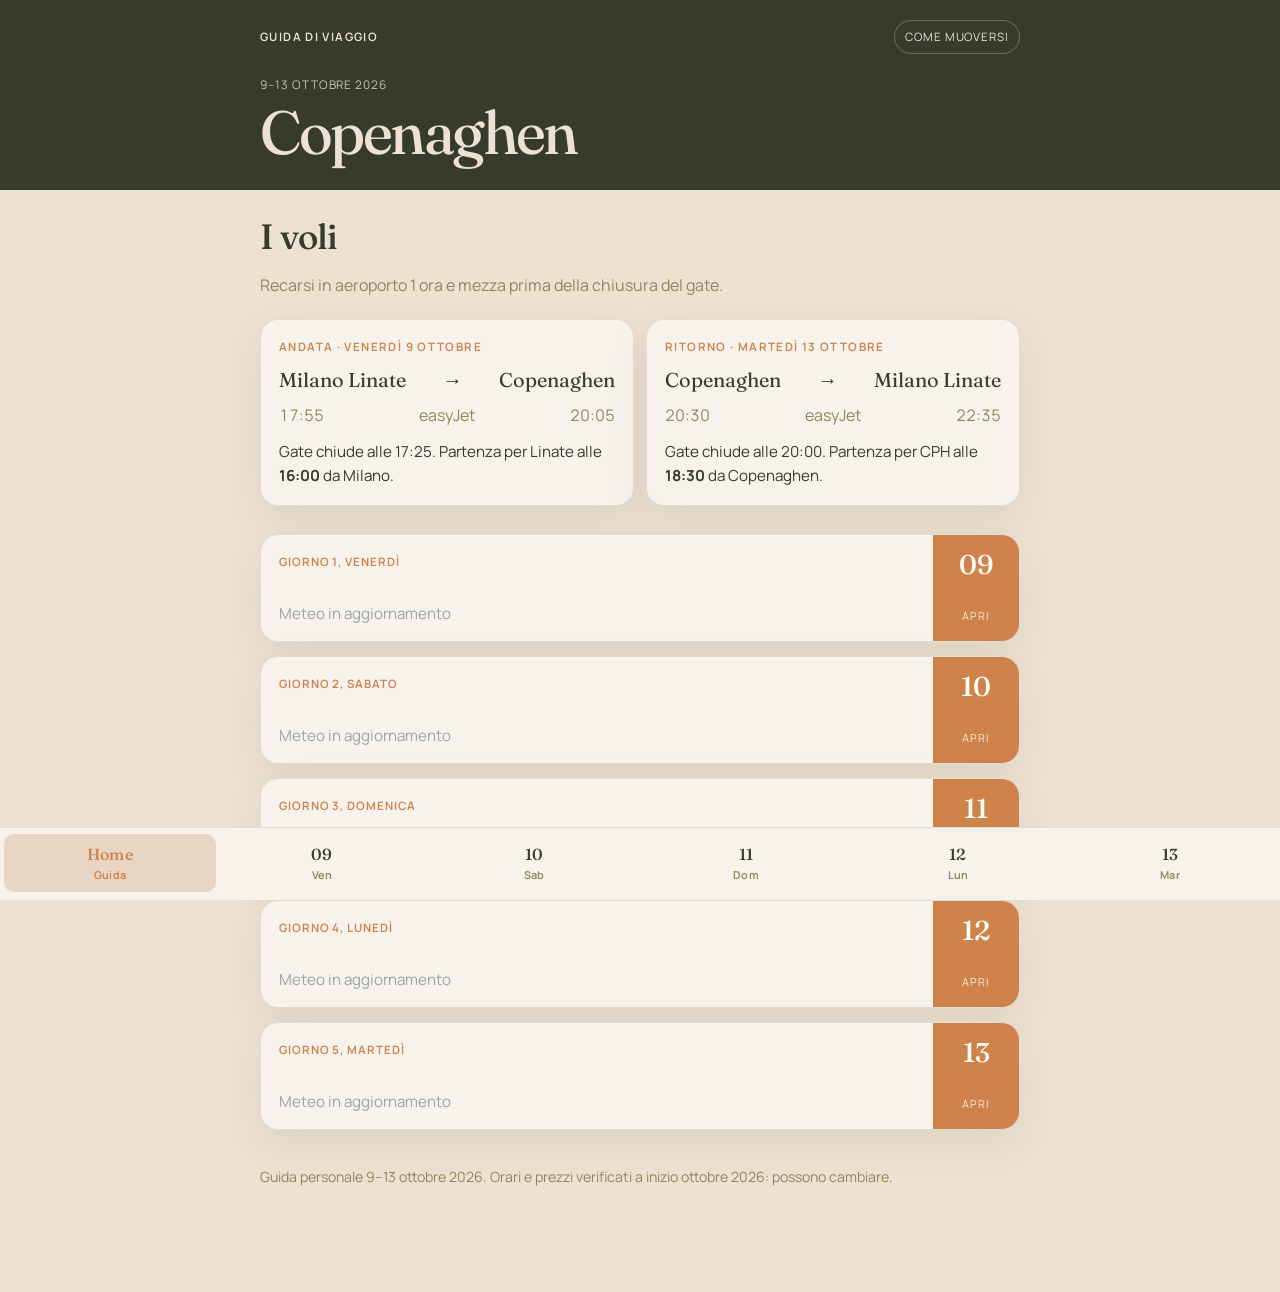
<file: index.html>
<!DOCTYPE html>
<html lang="it">
  <head>
    <meta charset="UTF-8" />
    <meta name="viewport" content="width=device-width, initial-scale=1, viewport-fit=cover" />
    <meta name="theme-color" content="#363b2b" />
    <style>
      .hero,.page-hero,.stop-time{background:#363b2b!important}
      .day-card .side,.btn:not(.ghost){background:#cf834b!important}
    </style>
    <title>Copenaghen · 9–13 ottobre 2026</title>
    <link rel="preconnect" href="https://fonts.googleapis.com" />
    <link rel="preconnect" href="https://fonts.gstatic.com" crossorigin />
    <link href="https://fonts.googleapis.com/css2?family=Fraunces:opsz,wght@9..144,460;9..144,520&family=Manrope:wght@400;650&display=swap" rel="stylesheet" />
    <link rel="stylesheet" href="css/styles.css?v=voce" />
    <link rel="icon" href="data:image/svg+xml,<svg xmlns='http://www.w3.org/2000/svg' viewBox='0 0 100 100'><text y='.9em' font-size='90'>🇩🇰</text></svg>" />
  </head>
  <body>
    <header class="hero">
      <div class="wrap topbar">
        <a class="brand" href="index.html">Guida di viaggio</a>
        <a class="top-link" href="spostamenti.html">Come muoversi</a>
      </div>
      <div class="wrap">
        <p class="kicker">9–13 ottobre 2026</p>
        <h1>Copenaghen</h1>
      </div>
    </header>

    <main>
      <section class="section">
        <div class="wrap">
          <h2>I voli</h2>
          <p class="section-intro">Recarsi in aeroporto 1 ora e mezza prima della chiusura del gate.</p>
          <div class="flights">
            <article class="flight">
              <div class="dir">Andata · venerdì 9 ottobre</div>
              <div class="flight-route"><span>Milano Linate</span><span>→</span><span>Copenaghen</span></div>
              <div class="times"><span>17:55</span><span>easyJet</span><span>20:05</span></div>
              <p class="flight-note">Gate chiude alle 17:25. Partenza per Linate alle <strong>16:00</strong> da Milano.</p>
            </article>
            <article class="flight">
              <div class="dir">Ritorno · martedì 13 ottobre</div>
              <div class="flight-route"><span>Copenaghen</span><span>→</span><span>Milano Linate</span></div>
              <div class="times"><span>20:30</span><span>easyJet</span><span>22:35</span></div>
              <p class="flight-note">Gate chiude alle 20:00. Partenza per CPH alle <strong>18:30</strong> da Copenaghen.</p>
            </article>
          </div>
        </div>
      </section>

      <section class="section">
        <div class="wrap">
          <div class="days">
            <a class="day-card" href="giorno-1.html">
              <div class="day-card-body">
                <p class="tiny">Giorno 1, venerdì</p>
                <p class="weather" data-date="2026-10-09">Meteo in aggiornamento</p>
              </div>
              <div class="side"><b>09</b><span>Apri</span></div>
            </a>
            <a class="day-card" href="giorno-2.html">
              <div class="day-card-body">
                <p class="tiny">Giorno 2, sabato</p>
                <p class="weather" data-date="2026-10-10">Meteo in aggiornamento</p>
              </div>
              <div class="side"><b>10</b><span>Apri</span></div>
            </a>
            <a class="day-card" href="giorno-3.html">
              <div class="day-card-body">
                <p class="tiny">Giorno 3, domenica</p>
                <p class="weather" data-date="2026-10-11">Meteo in aggiornamento</p>
              </div>
              <div class="side"><b>11</b><span>Apri</span></div>
            </a>
            <a class="day-card" href="giorno-4.html">
              <div class="day-card-body">
                <p class="tiny">Giorno 4, lunedì</p>
                <p class="weather" data-date="2026-10-12">Meteo in aggiornamento</p>
              </div>
              <div class="side"><b>12</b><span>Apri</span></div>
            </a>
            <a class="day-card" href="giorno-5.html">
              <div class="day-card-body">
                <p class="tiny">Giorno 5, martedì</p>
                <p class="weather" data-date="2026-10-13">Meteo in aggiornamento</p>
              </div>
              <div class="side"><b>13</b><span>Apri</span></div>
            </a>
          </div>
        </div>
      </section>
    </main>

    <footer>
      <div class="wrap">Guida personale 9–13 ottobre 2026. Orari e prezzi verificati a inizio ottobre 2026: possono cambiare.</div>
    </footer>

    <script src="js/main.js?v=voce"></script>
    <nav class="bottom-nav" aria-label="Giorni">
      <a href="index.html" aria-current="page"><b>Home</b>Guida</a>
      <a href="giorno-1.html"><b>09</b>Ven</a>
      <a href="giorno-2.html"><b>10</b>Sab</a>
      <a href="giorno-3.html"><b>11</b>Dom</a>
      <a href="giorno-4.html"><b>12</b>Lun</a>
      <a href="giorno-5.html"><b>13</b>Mar</a>
    </nav>
  </body>
</html>
</file>
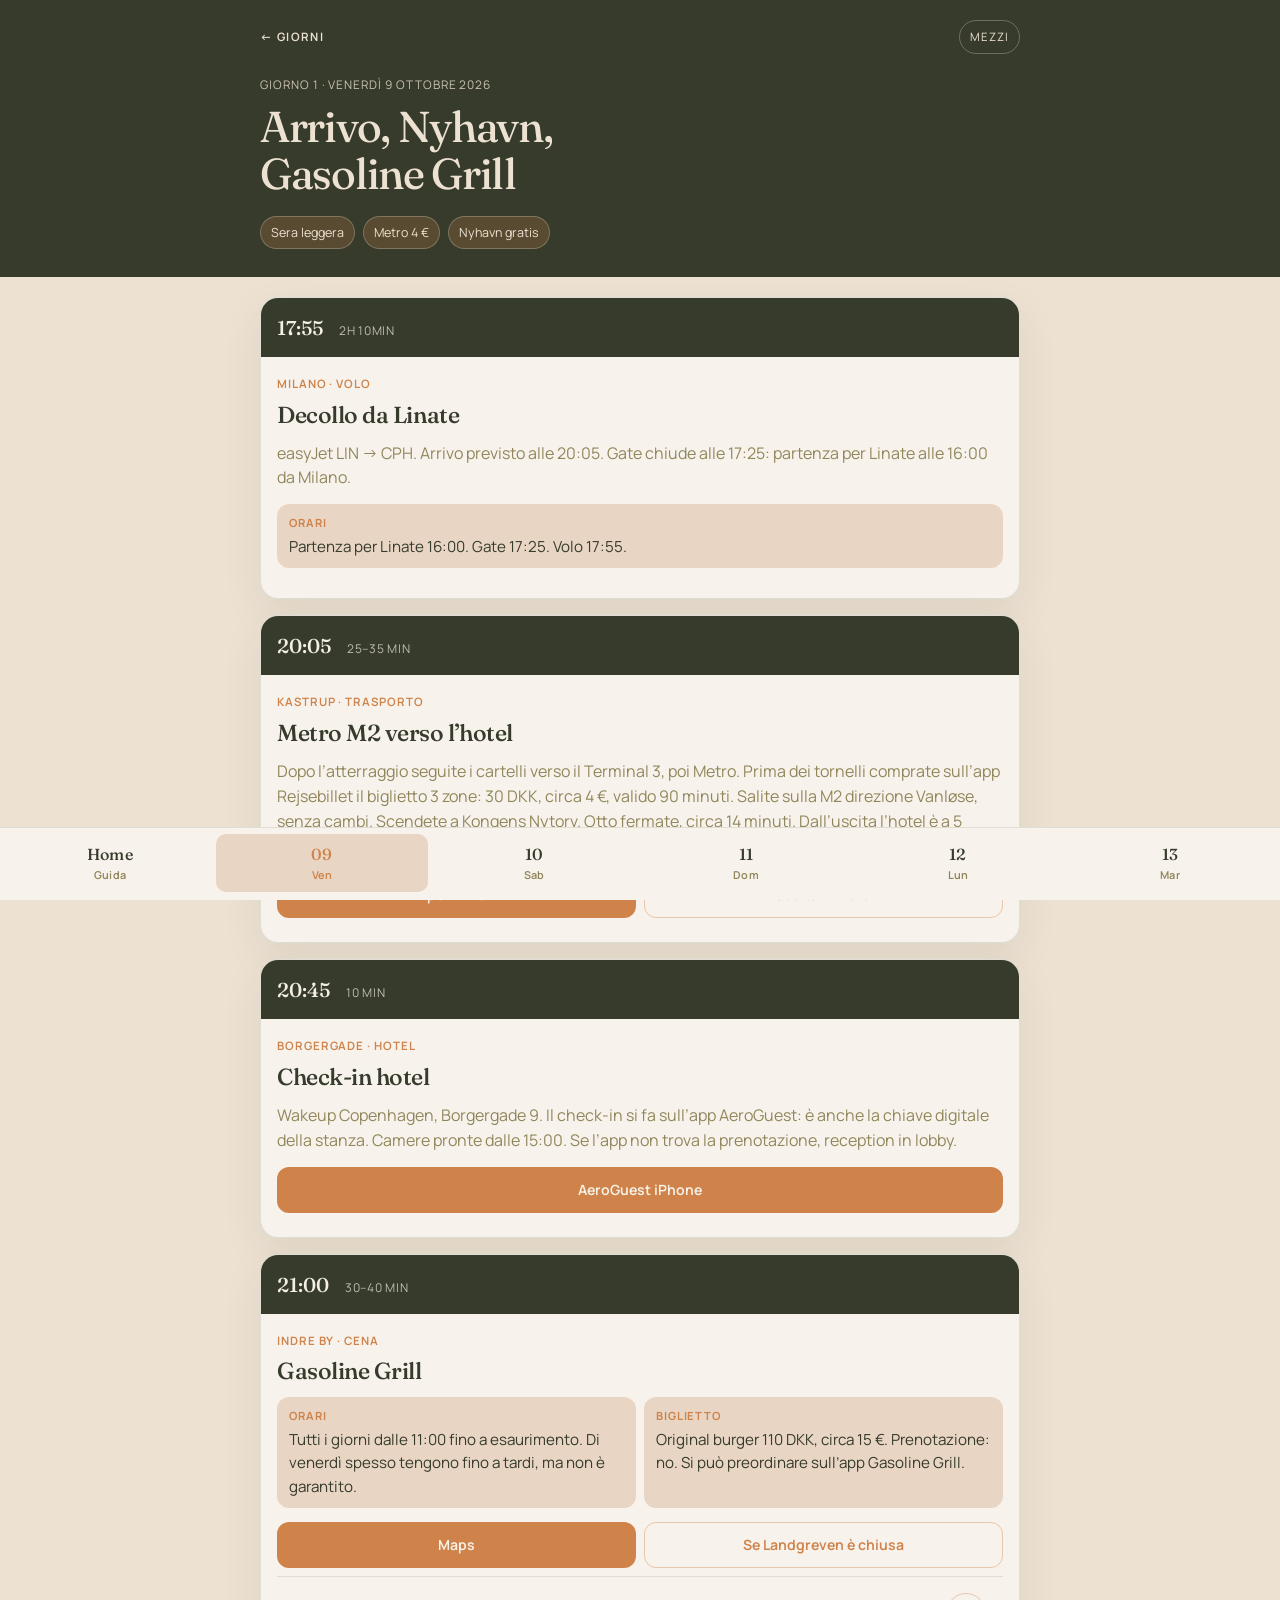
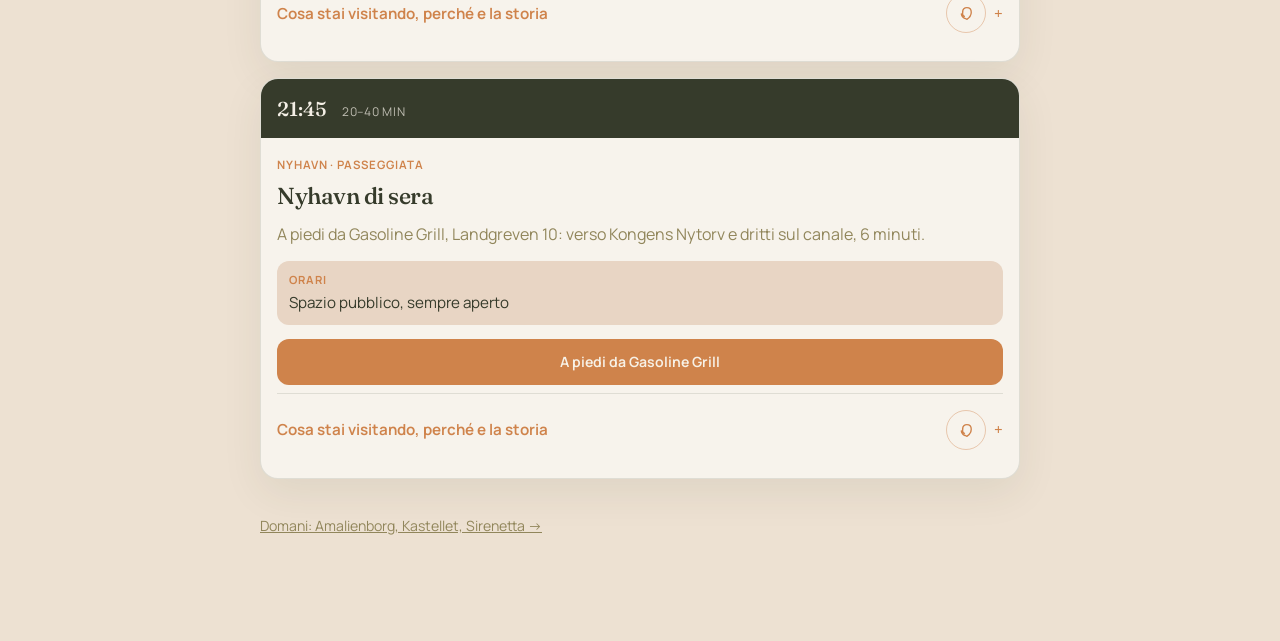
<file: giorno-1.html>
<!DOCTYPE html>
<html lang="it">
  <head>
    <meta charset="UTF-8" />
    <meta name="viewport" content="width=device-width, initial-scale=1, viewport-fit=cover" />
    <meta name="theme-color" content="#363b2b" />
    <style>
      .hero,.page-hero,.stop-time{background:#363b2b!important}
      .day-card .side,.btn:not(.ghost){background:#cf834b!important}
    </style>
    <title>9 ottobre · Arrivo, Nyhavn, Gasoline Grill</title>
    <link rel="preconnect" href="https://fonts.googleapis.com" />
    <link rel="preconnect" href="https://fonts.gstatic.com" crossorigin />
    <link href="https://fonts.googleapis.com/css2?family=Fraunces:opsz,wght@9..144,460;9..144,520&family=Manrope:wght@400;650&display=swap" rel="stylesheet" />
    <link rel="stylesheet" href="css/styles.css?v=voce" />
    <link rel="icon" href="data:image/svg+xml,<svg xmlns='http://www.w3.org/2000/svg' viewBox='0 0 100 100'><text y='.9em' font-size='90'>🇩🇰</text></svg>" />
  </head>
  <body>
    <header class="page-hero">
      <div class="wrap topbar">
        <a class="brand" href="index.html">← Giorni</a>
        <a class="top-link" href="spostamenti.html">Mezzi</a>
      </div>
      <div class="wrap">
        <p class="kicker">Giorno 1 · venerdì 9 ottobre 2026</p>
        <h1>Arrivo, Nyhavn,<br />Gasoline Grill</h1>
        <div class="chips">
          <span class="chip">Sera leggera</span>
          <span class="chip">Metro 4 €</span>
          <span class="chip">Nyhavn gratis</span>
        </div>
      </div>
    </header>

    <main class="section">
      <div class="wrap">
        <div class="timeline">
          <article class="stop">
            <div class="stop-time"><b>17:55</b><span>2h 10min</span></div>
            <div class="stop-body">
              <p class="tiny">Milano · volo</p>
              <h2>Decollo da Linate</h2>
              <p class="intro">easyJet LIN → CPH. Arrivo previsto alle 20:05. Gate chiude alle 17:25: partenza per Linate alle 16:00 da Milano.</p>
              <div class="facts">
                <div class="fact"><strong>Orari</strong>Partenza per Linate 16:00. Gate 17:25. Volo 17:55.</div>
              </div>
            </div>
          </article>

          <article class="stop">
            <div class="stop-time"><b>20:05</b><span>25–35 min</span></div>
            <div class="stop-body">
              <p class="tiny">Kastrup · trasporto</p>
              <h2>Metro M2 verso l’hotel</h2>
              <p class="intro">Dopo l’atterraggio seguite i cartelli verso il Terminal 3, poi Metro. Prima dei tornelli comprate sull’app Rejsebillet il biglietto 3 zone: 30 DKK, circa 4 €, valido 90 minuti. Salite sulla M2 direzione Vanløse, senza cambi. Scendete a Kongens Nytorv. Otto fermate, circa 14 minuti. Dall’uscita l’hotel è a 5 minuti a piedi.</p>
              <div class="actions">
                <a class="btn" target="_blank" rel="noreferrer" href="https://www.google.com/maps/dir/?api=1&origin=Copenhagen%20Airport%20Metro%20Lufthavnen&destination=Kongens%20Nytorv%20Station&travelmode=transit">Airport → CPH</a>
                <a class="btn ghost" target="_blank" rel="noreferrer" href="https://www.google.com/maps/dir/?api=1&origin=Kongens%20Nytorv%20Station&destination=Wakeup%20Copenhagen%20Borgergade&travelmode=walking">Uscita → hotel</a>
              </div>
            </div>
          </article>

          <article class="stop">
            <div class="stop-time"><b>20:45</b><span>10 min</span></div>
            <div class="stop-body">
              <p class="tiny">Borgergade · hotel</p>
              <h2>Check-in hotel</h2>
              <p class="intro">Wakeup Copenhagen, Borgergade 9. Il check-in si fa sull’app AeroGuest: è anche la chiave digitale della stanza. Camere pronte dalle 15:00. Se l’app non trova la prenotazione, reception in lobby.</p>
              <div class="actions">
                <a class="btn" target="_blank" rel="noreferrer" href="https://apps.apple.com/it/app/aeroguest/id1164025815">AeroGuest iPhone</a>
              </div>
            </div>
          </article>

          <article class="stop">
            <div class="stop-time"><b>21:00</b><span>30–40 min</span></div>
            <div class="stop-body">
              <p class="tiny">Indre By · cena</p>
              <h2>Gasoline Grill</h2>
              <div class="facts">
                <div class="fact"><strong>Orari</strong>Tutti i giorni dalle 11:00 fino a esaurimento. Di venerdì spesso tengono fino a tardi, ma non è garantito.</div>
                <div class="fact"><strong>Biglietto</strong>Original burger 110 DKK, circa 15 €. Prenotazione: no. Si può preordinare sull’app Gasoline Grill.</div>
              </div>
              <div class="actions">
                <a class="btn" target="_blank" rel="noreferrer" href="https://www.google.com/maps/dir/?api=1&origin=Wakeup%20Copenhagen%20Borgergade&destination=Gasoline%20Grill%20Landgreven%2010&travelmode=walking">Maps</a>
                <a class="btn ghost" target="_blank" rel="noreferrer" href="https://www.google.com/maps/dir/?api=1&origin=Wakeup%20Copenhagen%20Borgergade&destination=Cafe%20Oscar%20Bredgade%2058%20Copenhagen&travelmode=walking">Se Landgreven è chiusa</a>
              </div>
              <details class="story">
                <summary>Cosa stai visitando, perché e la storia</summary>
                <h3>Cosa stai visitando</h3>
                <p>Gasoline Grill è un hamburger in un ex distributore di benzina. Pochi panini, carne biologica macinata ogni giorno, salsa loro, cetrioli. Non c’è sala da ristorante: si ordina, si aspetta, si mangia. La sede originale è Landgreven 10, a due isolati da Kongens Nytorv.</p>
                <h3>Perché è importante</h3>
                <p>Bloomberg l’ha messo tra i burger migliori al mondo. Non è fine dining: è Copenaghen che prende una cosa semplice e la fa bene. Per la prima sera è giusto: veloce, vicino all’hotel, senza tavolo da prenotare.</p>
                <h3>La storia</h3>
                <p>Klaus Wittrup apre Landgreven il 26 aprile 2016 nel vecchio chiosco di un distributore ancora funzionante: mentre aspetti il burger, fuori si può fare il pieno. Neon verde, piastrelle, identità grafica di e-Types. Da lì è diventato una catena cittadina. Nel 2025–2026 il Comune ristruttura il parcheggio sotterraneo di Landgreven e l’edificio originario può essere chiuso o demolito. Se quella sede non c’è, andate da Café Oscar, Bredgade 58: sei minuti dall’hotel, cucina danese, aperto fino alle 22:00.</p>
              </details>
            </div>
          </article>

          <article class="stop">
            <div class="stop-time"><b>21:45</b><span>20–40 min</span></div>
            <div class="stop-body">
              <p class="tiny">Nyhavn · passeggiata</p>
              <h2>Nyhavn di sera</h2>
              <p class="intro">A piedi da Gasoline Grill, Landgreven 10: verso Kongens Nytorv e dritti sul canale, 6 minuti.</p>
              <div class="facts">
                <div class="fact"><strong>Orari</strong>Spazio pubblico, sempre aperto</div>
              </div>
              <div class="actions">
                <a class="btn" target="_blank" rel="noreferrer" href="https://www.google.com/maps/dir/?api=1&origin=Gasoline%20Grill%20Landgreven%2010&destination=Nyhavn%20Copenhagen&travelmode=walking">A piedi da Gasoline Grill</a>
              </div>
              <details class="story">
                <summary>Cosa stai visitando, perché e la storia</summary>
                <h3>Cosa stai visitando</h3>
                <p>Nyhavn significa «porto nuovo». È un canale artificiale di 400 metri che dal 1670 collega Kongens Nytorv, la grande piazza del centro, al porto interno. Oggi lo riconosci dalle case a timpano dipinte di rosso, giallo, blu e ocra, dalle barche di legno ormeggiate e dai lampioni. Il lato nord (numeri dispari, quello delle foto) è il più scenografico; il lato sud è più quieto e ha le case dove visse Andersen.</p>
                <p>Non è un monumento chiuso: è una strada-canale. Si cammina sulla banchina, si guarda l’acqua, si legge qualche numero civico. Il più antico è il 9, del 1681.</p>
                <h3>Perché è importante</h3>
                <p>È l’immagine con cui Copenaghen si racconta al mondo, ma è anche il pezzo di città che spiega il suo rapporto col mare. Prima di diventare cartolina era un porto di lavoro: merci, marinai, taverne, risse. La trasformazione in zona pedonale, negli anni Ottanta del Novecento, è il simbolo di come la capitale danese abbia riconvertito il waterfront senza cancellarne la forma.</p>
                <p>Per Hans Christian Andersen fu casa. Abitò al numero 20 da giovane scrittore, poi al 67 e al 18. Da queste finestre guardava le navi e scriveva. La Sirenetta che vedrete domani nasce da quella immaginazione, non da Disney.</p>
                <h3>La storia</h3>
                <p>Nel 1670 il re Cristiano V fa scavare un canale per portare le merci dal mare fino a Kongens Nytorv, allora il nuovo cuore aristocratico della città. I lavori finiscono nel 1673. Le case lungo le sponde sono di armatori, commercianti e locandieri. Per due secoli Nyhavn è un porto vero: sale, pesce, legno, birra, e una reputazione da quartiere di marinai.</p>
                <p>Nel Novecento il traffico commerciale si sposta e il canale decade. Negli anni Settanta e Ottanta la città lo recupera: si pedonalizza la banchina nord, si restaurano le facciate, restano ormeggiate navi storiche. Oggi è turistico, sì, ma la struttura è quella del Seicento: un porto stretto, case alte e strette, il ponte verso il Teatro Reale in fondo.</p>
                <p>Stasera vi basta questo. Domani, se arrivate presto, la luce è migliore e c’è meno gente: potete rileggere i numeri 9, 18, 20 e 67 con calma.</p>
              </details>
            </div>
          </article>
        </div>
      </div>
    </main>

    <footer>
      <div class="wrap"><a href="giorno-2.html">Domani: Amalienborg, Kastellet, Sirenetta →</a></div>
    </footer>

    <nav class="bottom-nav" aria-label="Giorni">
      <a href="index.html"><b>Home</b>Guida</a>
      <a href="giorno-1.html" aria-current="page"><b>09</b>Ven</a>
      <a href="giorno-2.html"><b>10</b>Sab</a>
      <a href="giorno-3.html"><b>11</b>Dom</a>
      <a href="giorno-4.html"><b>12</b>Lun</a>
      <a href="giorno-5.html"><b>13</b>Mar</a>
    </nav>
    <script src="js/main.js?v=voce"></script>
  </body>
</html>
</file>
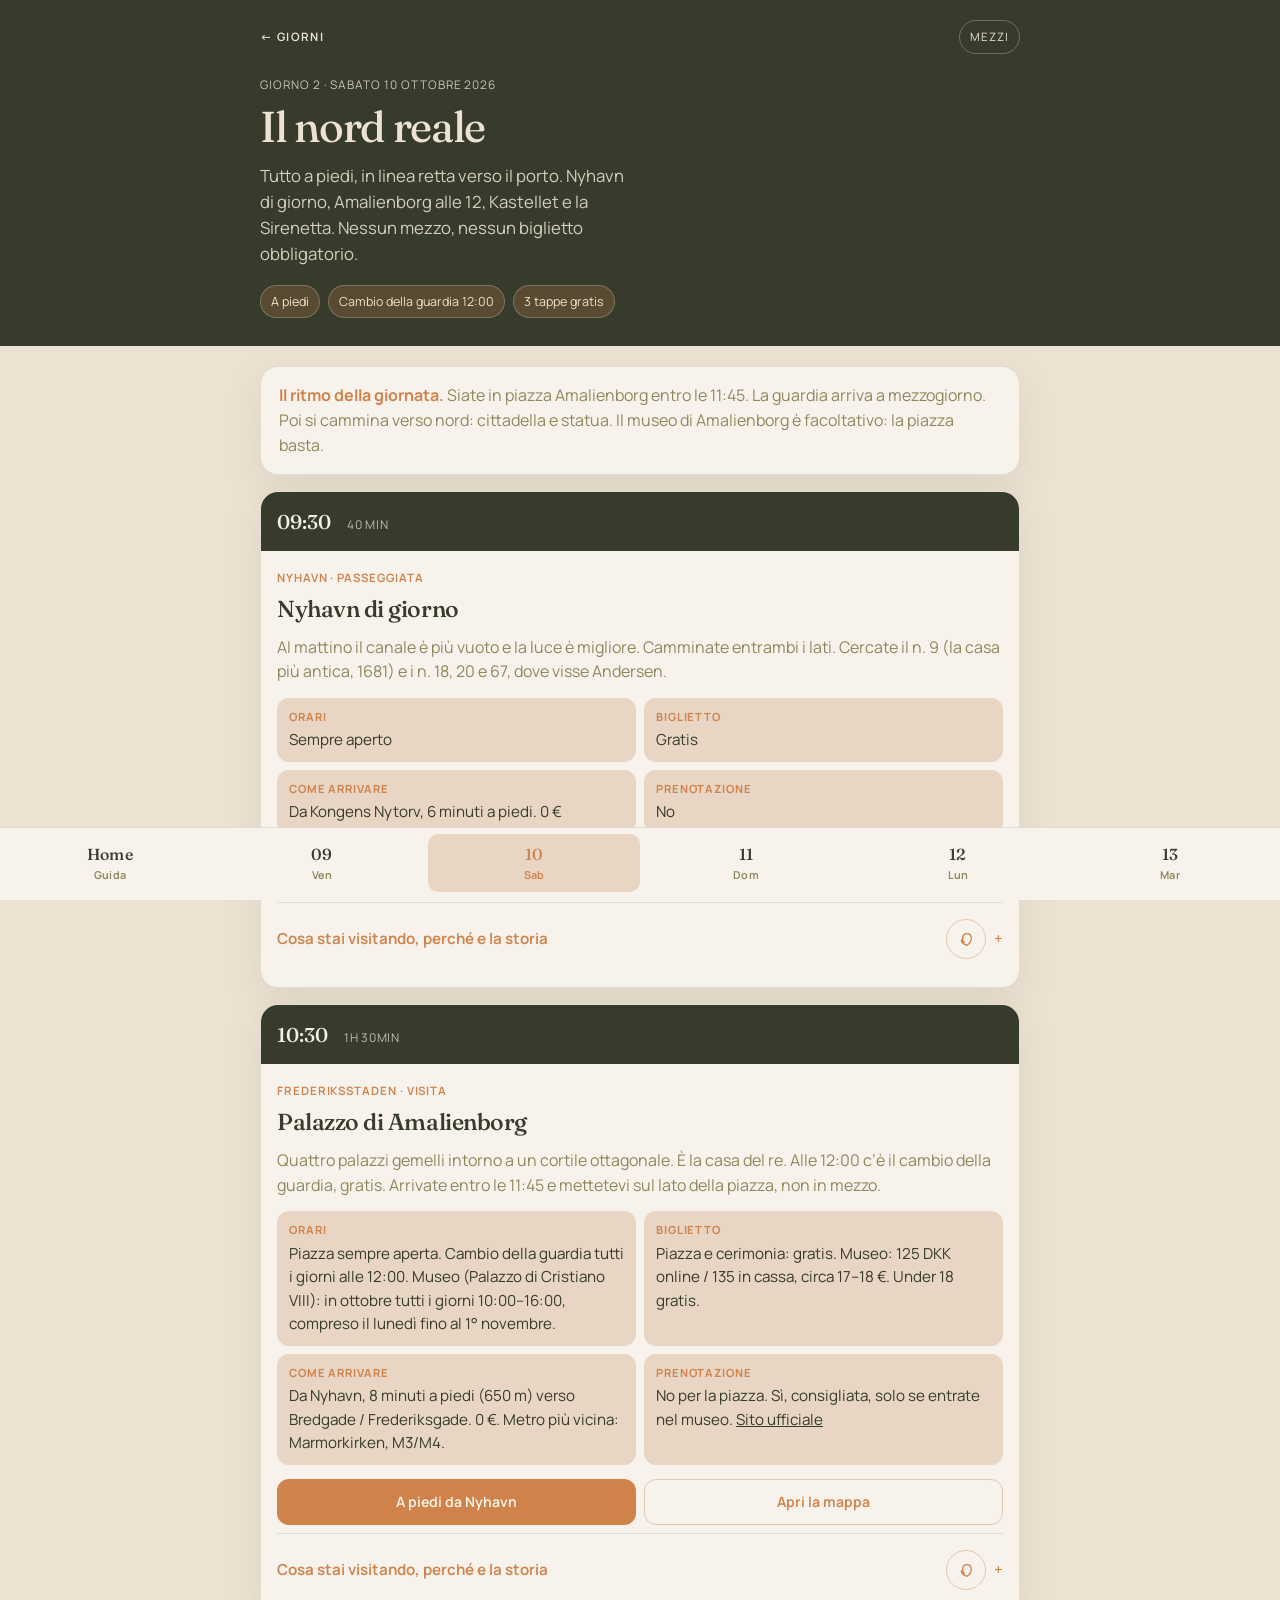
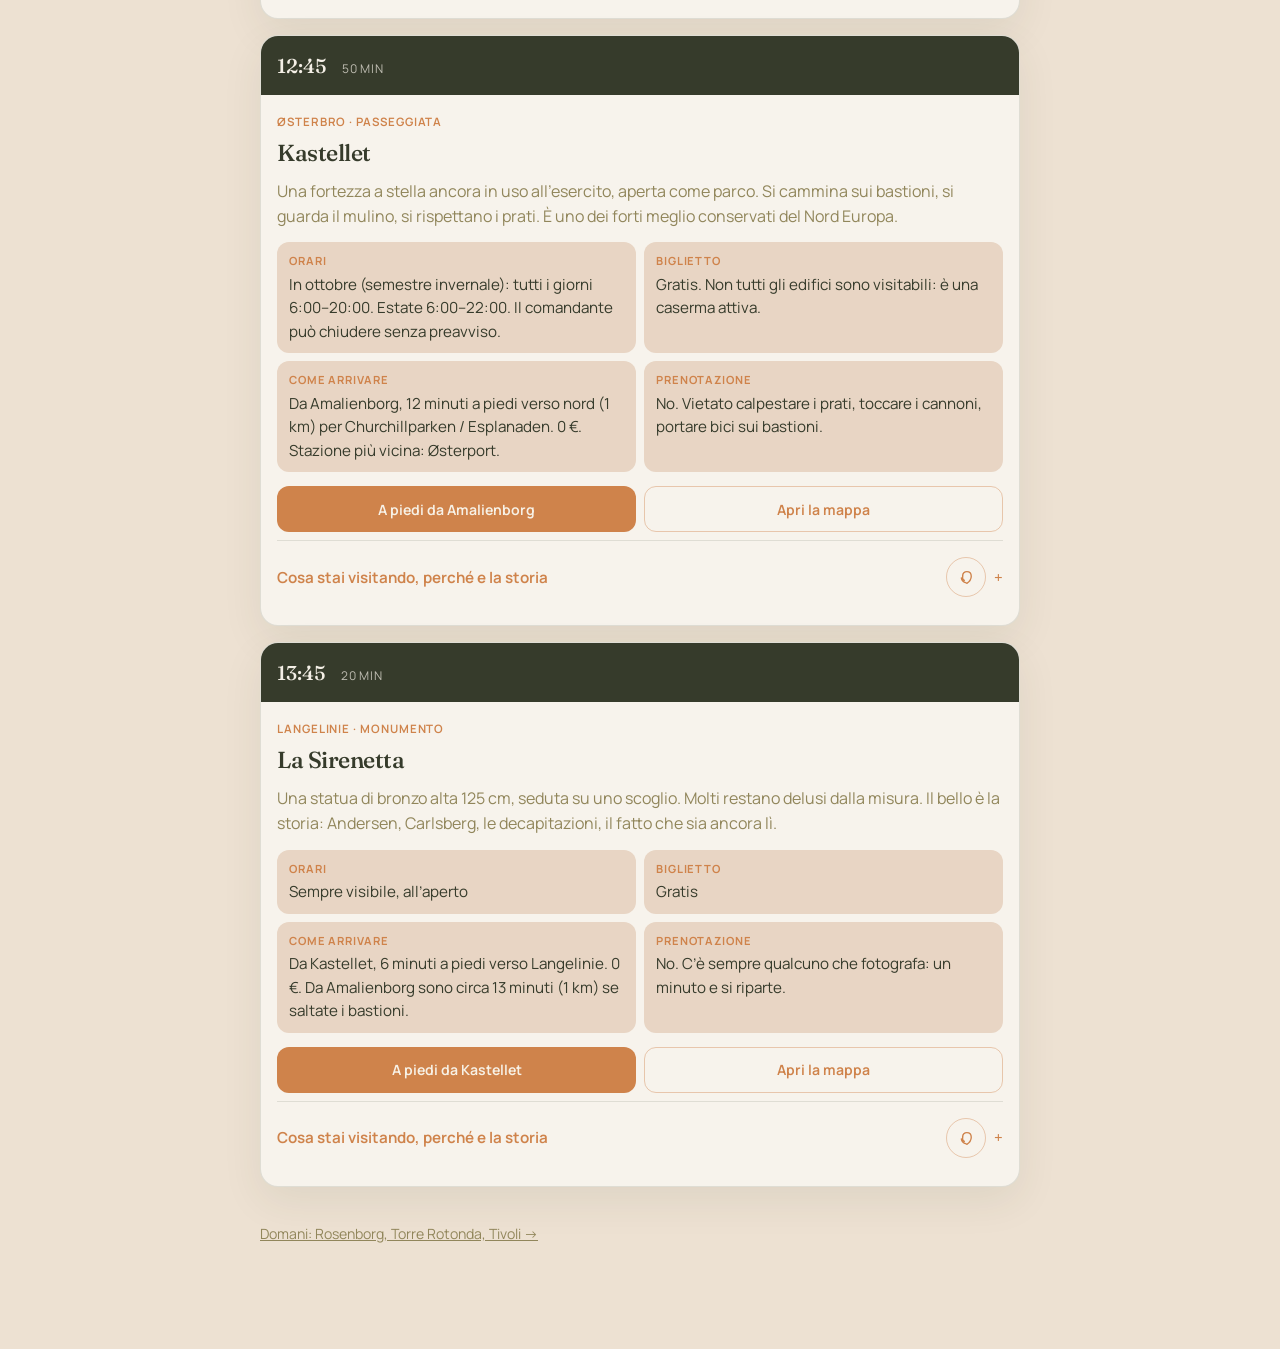
<file: giorno-2.html>
<!DOCTYPE html>
<html lang="it">
  <head>
    <meta charset="UTF-8" />
    <meta name="viewport" content="width=device-width, initial-scale=1, viewport-fit=cover" />
    <meta name="theme-color" content="#363b2b" />
    <style>
      .hero,.page-hero,.stop-time{background:#363b2b!important}
      .day-card .side,.btn:not(.ghost){background:#cf834b!important}
    </style>
    <title>10 ottobre · Reali, Kastellet, Sirenetta</title>
    <link rel="preconnect" href="https://fonts.googleapis.com" />
    <link rel="preconnect" href="https://fonts.gstatic.com" crossorigin />
    <link href="https://fonts.googleapis.com/css2?family=Fraunces:opsz,wght@9..144,460;9..144,520&family=Manrope:wght@400;650&display=swap" rel="stylesheet" />
    <link rel="stylesheet" href="css/styles.css?v=voce" />
    <link rel="icon" href="data:image/svg+xml,<svg xmlns='http://www.w3.org/2000/svg' viewBox='0 0 100 100'><text y='.9em' font-size='90'>🇩🇰</text></svg>" />
  </head>
  <body>
    <header class="page-hero">
      <div class="wrap topbar">
        <a class="brand" href="index.html">← Giorni</a>
        <a class="top-link" href="spostamenti.html">Mezzi</a>
      </div>
      <div class="wrap">
        <p class="kicker">Giorno 2 · sabato 10 ottobre 2026</p>
        <h1>Il nord reale</h1>
        <p class="lead">Tutto a piedi, in linea retta verso il porto. Nyhavn di giorno, Amalienborg alle 12, Kastellet e la Sirenetta. Nessun mezzo, nessun biglietto obbligatorio.</p>
        <div class="chips">
          <span class="chip">A piedi</span>
          <span class="chip">Cambio della guardia 12:00</span>
          <span class="chip">3 tappe gratis</span>
        </div>
      </div>
    </header>

    <main class="section">
      <div class="wrap">
        <article class="note">
          <p><strong>Il ritmo della giornata.</strong> Siate in piazza Amalienborg entro le 11:45. La guardia arriva a mezzogiorno. Poi si cammina verso nord: cittadella e statua. Il museo di Amalienborg è facoltativo: la piazza basta.</p>
        </article>

        <div class="timeline">
          <article class="stop">
            <div class="stop-time"><b>09:30</b><span>40 min</span></div>
            <div class="stop-body">
              <p class="tiny">Nyhavn · passeggiata</p>
              <h2>Nyhavn di giorno</h2>
              <p class="intro">Al mattino il canale è più vuoto e la luce è migliore. Camminate entrambi i lati. Cercate il n. 9 (la casa più antica, 1681) e i n. 18, 20 e 67, dove visse Andersen.</p>
              <div class="facts">
                <div class="fact"><strong>Orari</strong>Sempre aperto</div>
                <div class="fact"><strong>Biglietto</strong>Gratis</div>
                <div class="fact"><strong>Come arrivare</strong>Da Kongens Nytorv, 6 minuti a piedi. 0 €</div>
                <div class="fact"><strong>Prenotazione</strong>No</div>
              </div>
              <div class="actions">
                <a class="btn" target="_blank" rel="noreferrer" href="https://www.google.com/maps/dir/?api=1&origin=Kongens%20Nytorv%20Station&destination=Nyhavn%20Copenhagen&travelmode=walking">A piedi dal centro</a>
                <a class="btn ghost" target="_blank" rel="noreferrer" href="https://www.google.com/maps/search/?api=1&query=Nyhavn%20Copenhagen">Apri la mappa</a>
              </div>
              <details class="story">
                <summary>Cosa stai visitando, perché e la storia</summary>
                <h3>Cosa stai visitando</h3>
                <p>Lo stesso canale di ieri sera, ma di giorno si legge. Nyhavn è un porto artificiale di 400 metri scavato tra il 1670 e il 1673 per volere di Cristiano V: serviva a portare le navi da carico fino a Kongens Nytorv. Il nome significa letteralmente «porto nuovo». Le case a timpano sul lato nord sono quelle delle cartoline; sul lato sud, più in ombra, ci sono gli indirizzi di Andersen.</p>
                <h3>Perché è importante</h3>
                <p>È il pezzo di città che tiene insieme tre storie: il commercio marittimo del Seicento, la vita dei marinai, e la letteratura danese. Andersen abitò al 20 da giovane, poi al 67 e al 18. Da qui immaginava navi e fiabe. Senza questo porto, la Copenaghen che fotografiamo non esiste: è il punto in cui la città tocca l’acqua nel modo più riconoscibile.</p>
                <h3>La storia</h3>
                <p>Per due secoli Nyhavn è un porto di lavoro, non una passeggiata. Sale, pesce, legno, birra, taverne, una cattiva fama. Quando il traffico commerciale si sposta, il canale decade. Il recupero è recente: negli anni Ottanta la banchina nord diventa pedonale, le facciate tornano ai colori, restano ormeggiate navi storiche. La forma è ancora quella del 1673. Il tour in battello che parte da qui è un extra: oggi avete un percorso a terra più bello.</p>
              </details>
            </div>
          </article>

          <article class="stop">
            <div class="stop-time"><b>10:30</b><span>1h 30min</span></div>
            <div class="stop-body">
              <p class="tiny">Frederiksstaden · visita</p>
              <h2>Palazzo di Amalienborg</h2>
              <p class="intro">Quattro palazzi gemelli intorno a un cortile ottagonale. È la casa del re. Alle 12:00 c’è il cambio della guardia, gratis. Arrivate entro le 11:45 e mettetevi sul lato della piazza, non in mezzo.</p>
              <div class="facts">
                <div class="fact"><strong>Orari</strong>Piazza sempre aperta. Cambio della guardia tutti i giorni alle 12:00. Museo (Palazzo di Cristiano VIII): in ottobre tutti i giorni 10:00–16:00, compreso il lunedì fino al 1° novembre.</div>
                <div class="fact"><strong>Biglietto</strong>Piazza e cerimonia: gratis. Museo: 125 DKK online / 135 in cassa, circa 17–18 €. Under 18 gratis.</div>
                <div class="fact"><strong>Come arrivare</strong>Da Nyhavn, 8 minuti a piedi (650 m) verso Bredgade / Frederiksgade. 0 €. Metro più vicina: Marmorkirken, M3/M4.</div>
                <div class="fact"><strong>Prenotazione</strong>No per la piazza. Sì, consigliata, solo se entrate nel museo. <a href="https://denkongeligesamling.dk/en/amalienborg-museum/plan-your-visit/" target="_blank" rel="noreferrer">Sito ufficiale</a></div>
              </div>
              <div class="actions">
                <a class="btn" target="_blank" rel="noreferrer" href="https://www.google.com/maps/dir/?api=1&origin=Nyhavn%20Copenhagen&destination=Amalienborg%20Slotsplads&travelmode=walking">A piedi da Nyhavn</a>
                <a class="btn ghost" target="_blank" rel="noreferrer" href="https://www.google.com/maps/search/?api=1&query=Amalienborg%20Copenhagen">Apri la mappa</a>
              </div>
              <details class="story">
                <summary>Cosa stai visitando, perché e la storia</summary>
                <h3>Cosa stai visitando</h3>
                <p>Amalienborg non è un palazzo unico: è un insieme di quattro edifici rococo identici, disposti intorno a una piazza ottagonale. Al centro c’è la statua equestre di Federico V, il re che fece costruire il quartiere. I quattro palazzi hanno nomi di re: Cristiano VII (Moltke), Cristiano VIII (Levetzau, quello del museo), Federico VIII (Brockdorff, oggi della coppia ereditaria) e Cristiano IX (Schack, residenza del re Federico X).</p>
                <p>La visita «minima» è stare in piazza e vedere il cambio della guardia. La visita «interna» è il museo nel Palazzo di Cristiano VIII: appartamenti storici, la Biblioteca Gotica, sale di rappresentanza. Non è obbligatorio. Se il tempo è bello, restare fuori e poi camminare verso Kastellet è la scelta giusta.</p>
                <h3>Perché è importante</h3>
                <p>Dal 1794 è la residenza principale della famiglia reale danese. Prima abitavano a Christiansborg; un incendio li costrinse a trasferirsi qui, in palazzi nati per i nobili. È uno dei migliori esempi di urbanistica rococo in Europa: un asse visivo che parte dalla Marmorkirken, attraversa la piazza e arriva all’acqua, di fronte all’Opera.</p>
                <p>La monarchia danese è la più antica d’Europa ancora in funzione. Il 14 gennaio 2024 la regina Margrethe II ha abdicato: oggi regna Federico X. Vedere i palazzi abitati, con la bandiera che indica se il sovrano è in casa, è diverso da visitare un castello-museo vuoto.</p>
                <h3>La storia</h3>
                <p>A metà Settecento Federico V vuole un quartiere nuovo, Frederiksstaden, per i 300 anni della dinastia Oldenburg. L’architetto Nicolai Eigtved progetta quattro palazzi per quattro famiglie aristocratiche, tutti uguali, intorno a una piazza. È un gesto di potere: la nobiltà costruisce, ma il disegno è del re.</p>
                <p>Nel 1794 Christiansborg brucia. La famiglia reale si sposta ad Amalienborg e non se ne andrà più. I palazzi restano privati all’interno, pubblici nel cortile. Il cambio della guardia è quotidiano: la Den Kongelige Livgarde parte dalla caserma di Gothersgade verso le 11:27 e arriva in piazza a mezzogiorno. Se il re è in residenza, la cerimonia è più ricca (banda inclusa).</p>
                <p>Sulla strada, a 2 minuti, c’è la Marmorkirken: cupola verde, ingresso alla chiesa gratis. Se avete 15 minuti prima delle 11:45, dateci un’occhiata. La cupola si visita solo in certi orari e si paga in loco.</p>
              </details>
            </div>
          </article>

          <article class="stop">
            <div class="stop-time"><b>12:45</b><span>50 min</span></div>
            <div class="stop-body">
              <p class="tiny">Østerbro · passeggiata</p>
              <h2>Kastellet</h2>
              <p class="intro">Una fortezza a stella ancora in uso all’esercito, aperta come parco. Si cammina sui bastioni, si guarda il mulino, si rispettano i prati. È uno dei forti meglio conservati del Nord Europa.</p>
              <div class="facts">
                <div class="fact"><strong>Orari</strong>In ottobre (semestre invernale): tutti i giorni 6:00–20:00. Estate 6:00–22:00. Il comandante può chiudere senza preavviso.</div>
                <div class="fact"><strong>Biglietto</strong>Gratis. Non tutti gli edifici sono visitabili: è una caserma attiva.</div>
                <div class="fact"><strong>Come arrivare</strong>Da Amalienborg, 12 minuti a piedi verso nord (1 km) per Churchillparken / Esplanaden. 0 €. Stazione più vicina: Østerport.</div>
                <div class="fact"><strong>Prenotazione</strong>No. Vietato calpestare i prati, toccare i cannoni, portare bici sui bastioni.</div>
              </div>
              <div class="actions">
                <a class="btn" target="_blank" rel="noreferrer" href="https://www.google.com/maps/dir/?api=1&origin=Amalienborg%20Slotsplads&destination=Kastellet%20Copenhagen&travelmode=walking">A piedi da Amalienborg</a>
                <a class="btn ghost" target="_blank" rel="noreferrer" href="https://www.google.com/maps/search/?api=1&query=Kastellet%20Copenhagen">Apri la mappa</a>
              </div>
              <details class="story">
                <summary>Cosa stai visitando, perché e la storia</summary>
                <h3>Cosa stai visitando</h3>
                <p>Kastellet, in danese «la Cittadella», è una fortezza a cinque punte circondata da fossati. Dall’alto sembra una stella. All’interno: caserme rosse allineate, la chiesa della guarnigione, la casa del comandante, un mulino a vento del 1847. Si entra dalle porte e si sale sui terrapieni: da lì la geometria si capisce. È ancora un’area militare, e insieme un parco pubblico.</p>
                <h3>Perché è importante</h3>
                <p>È una delle cittadelle del Seicento meglio conservate del Nord Europa. Spiega perché Copenaghen è sopravvissuta come capitale: la città era un porto strategico sullo Øresund, lo stretto verso il Baltico, e doveva potersi chiudere. Oggi è anche un luogo di memoria: nel Churchillparken accanto ci sono il Museo della Resistenza e la fontana di Gefion, la dea che secondo il mito arò la Zelanda.</p>
                <h3>La storia</h3>
                <p>Cristiano IV inizia una cittadella già nel primo Seicento (Citadellet Frederikshavn). Il colpo arriva nel 1658–59: gli svedesi assediano Copenaghen. La città regge, ma le mura mostrano i limiti. Federico III fa ricostruire e completare Kastellet tra il 1662 e il 1664, su progetto dell’ingegnere olandese Henrik Ruse. I cinque bastioni hanno nomi di corte: del Re, della Regina, del Conte, della Principessa, del Principe.</p>
                <p>Per secoli è prigione, caserma, ultimo anello delle fortificazioni. Nel 1807, durante le guerre napoleoniche, gli inglesi bombardano Copenaghen: Kastellet resta. Nel Novecento ospita uffici della difesa. Oggi ci lavorano ancora militari, ma dai sei del mattino i civili possono camminare su strade e bastioni. Il mulino, l’unico a vento rimasto in città di quel tipo, si visita in rare giornate (spesso la Domenica dei Mulini, a giugno).</p>
                <p>Regole semplici: restate sui percorsi, non sul prato; niente droni; seguite i cartelli della guardia. Cinque minuti più in là, sul molo di Langelinie, c’è la Sirenetta.</p>
              </details>
            </div>
          </article>

          <article class="stop">
            <div class="stop-time"><b>13:45</b><span>20 min</span></div>
            <div class="stop-body">
              <p class="tiny">Langelinie · monumento</p>
              <h2>La Sirenetta</h2>
              <p class="intro">Una statua di bronzo alta 125 cm, seduta su uno scoglio. Molti restano delusi dalla misura. Il bello è la storia: Andersen, Carlsberg, le decapitazioni, il fatto che sia ancora lì.</p>
              <div class="facts">
                <div class="fact"><strong>Orari</strong>Sempre visibile, all’aperto</div>
                <div class="fact"><strong>Biglietto</strong>Gratis</div>
                <div class="fact"><strong>Come arrivare</strong>Da Kastellet, 6 minuti a piedi verso Langelinie. 0 €. Da Amalienborg sono circa 13 minuti (1 km) se saltate i bastioni.</div>
                <div class="fact"><strong>Prenotazione</strong>No. C’è sempre qualcuno che fotografa: un minuto e si riparte.</div>
              </div>
              <div class="actions">
                <a class="btn" target="_blank" rel="noreferrer" href="https://www.google.com/maps/dir/?api=1&origin=Kastellet%20Copenhagen&destination=The%20Little%20Mermaid%20statue%20Copenhagen&travelmode=walking">A piedi da Kastellet</a>
                <a class="btn ghost" target="_blank" rel="noreferrer" href="https://www.google.com/maps/search/?api=1&query=The%20Little%20Mermaid%20statue%20Copenhagen">Apri la mappa</a>
              </div>
              <details class="story">
                <summary>Cosa stai visitando, perché e la storia</summary>
                <h3>Cosa stai visitando</h3>
                <p>Den Lille Havfrue, la Piccola Sirena, è una scultura in bronzo del 1913. È piccola: un metro e venticinque, seduta su una roccia all’imbocco del porto, sul molo di Langelinie. Rappresenta la protagonista della fiaba di Hans Christian Andersen, scritta nel 1837. Non è la sirena Disney: nella storia danese la ragazza rinuncia alla voce per un principe, non ottiene l’amore e si dissolve in schiuma di mare.</p>
                <p>Accanto, più in là verso Dahlerups Pakhus, c’è una versione contemporanea e grottesca, The Genetically Modified Little Mermaid. Se la trovate, è la battuta della città su se stessa.</p>
                <h3>Perché è importante</h3>
                <p>È il simbolo più riconosciuto di Copenaghen, e insieme un monumento alla delusione turistica. Serve a capire due cose. La prima: Andersen è per i danesi quello che Dante è per noi, e questa è la sua fiaba più famosa. La seconda: la città non ha costruito un colosso. Ha messo una figura fragile sull’acqua, e il mondo è venuto a cercarla. Il significato sta nella fiaba e nelle vicende della statua, non nel bronzo in sé.</p>
                <h3>La storia</h3>
                <p>Nel 1909 il birraio Carl Jacobsen, figlio del fondatore della Carlsberg, vede al Teatro Reale il balletto tratto dalla fiaba. Ne resta colpito e commissiona una statua alla città. Lo scultore è Edvard Eriksen. Per il viso usa la ballerina Ellen Price; per il corpo, perché Price non voleva posare nuda, usa la moglie Eline. L’opera viene donata e inaugurata il 23 agosto 1913.</p>
                <p>Da allora la Sirenetta è stata vandalizzata più volte: decapitata nel 1964 e nel 1998, un braccio segato nel 1984, imbrattata di vernice, persino danneggiata da un piccolo esplosivo nel 2003. Ogni volta la città la ripara. La testa originale del ’64 non è mai stata ritrovata: Eriksen aveva calchi. Nel 2010 la statua è andata alla World Expo di Shanghai: Copenaghen ha mandato il suo simbolo più piccolo e più famoso.</p>
                <p>Tornate indietro lungo Langelinie. Avete chiuso il lato nord della città. Domani: Rosenborg, la Torre Rotonda e Tivoli.</p>
              </details>
            </div>
          </article>
        </div>
      </div>
    </main>

    <footer>
      <div class="wrap"><a href="giorno-3.html">Domani: Rosenborg, Torre Rotonda, Tivoli →</a></div>
    </footer>

    <nav class="bottom-nav" aria-label="Giorni">
      <a href="index.html"><b>Home</b>Guida</a>
      <a href="giorno-1.html"><b>09</b>Ven</a>
      <a href="giorno-2.html" aria-current="page"><b>10</b>Sab</a>
      <a href="giorno-3.html"><b>11</b>Dom</a>
      <a href="giorno-4.html"><b>12</b>Lun</a>
      <a href="giorno-5.html"><b>13</b>Mar</a>
    </nav>
    <script src="js/main.js?v=voce"></script>
  </body>
</html>
</file>
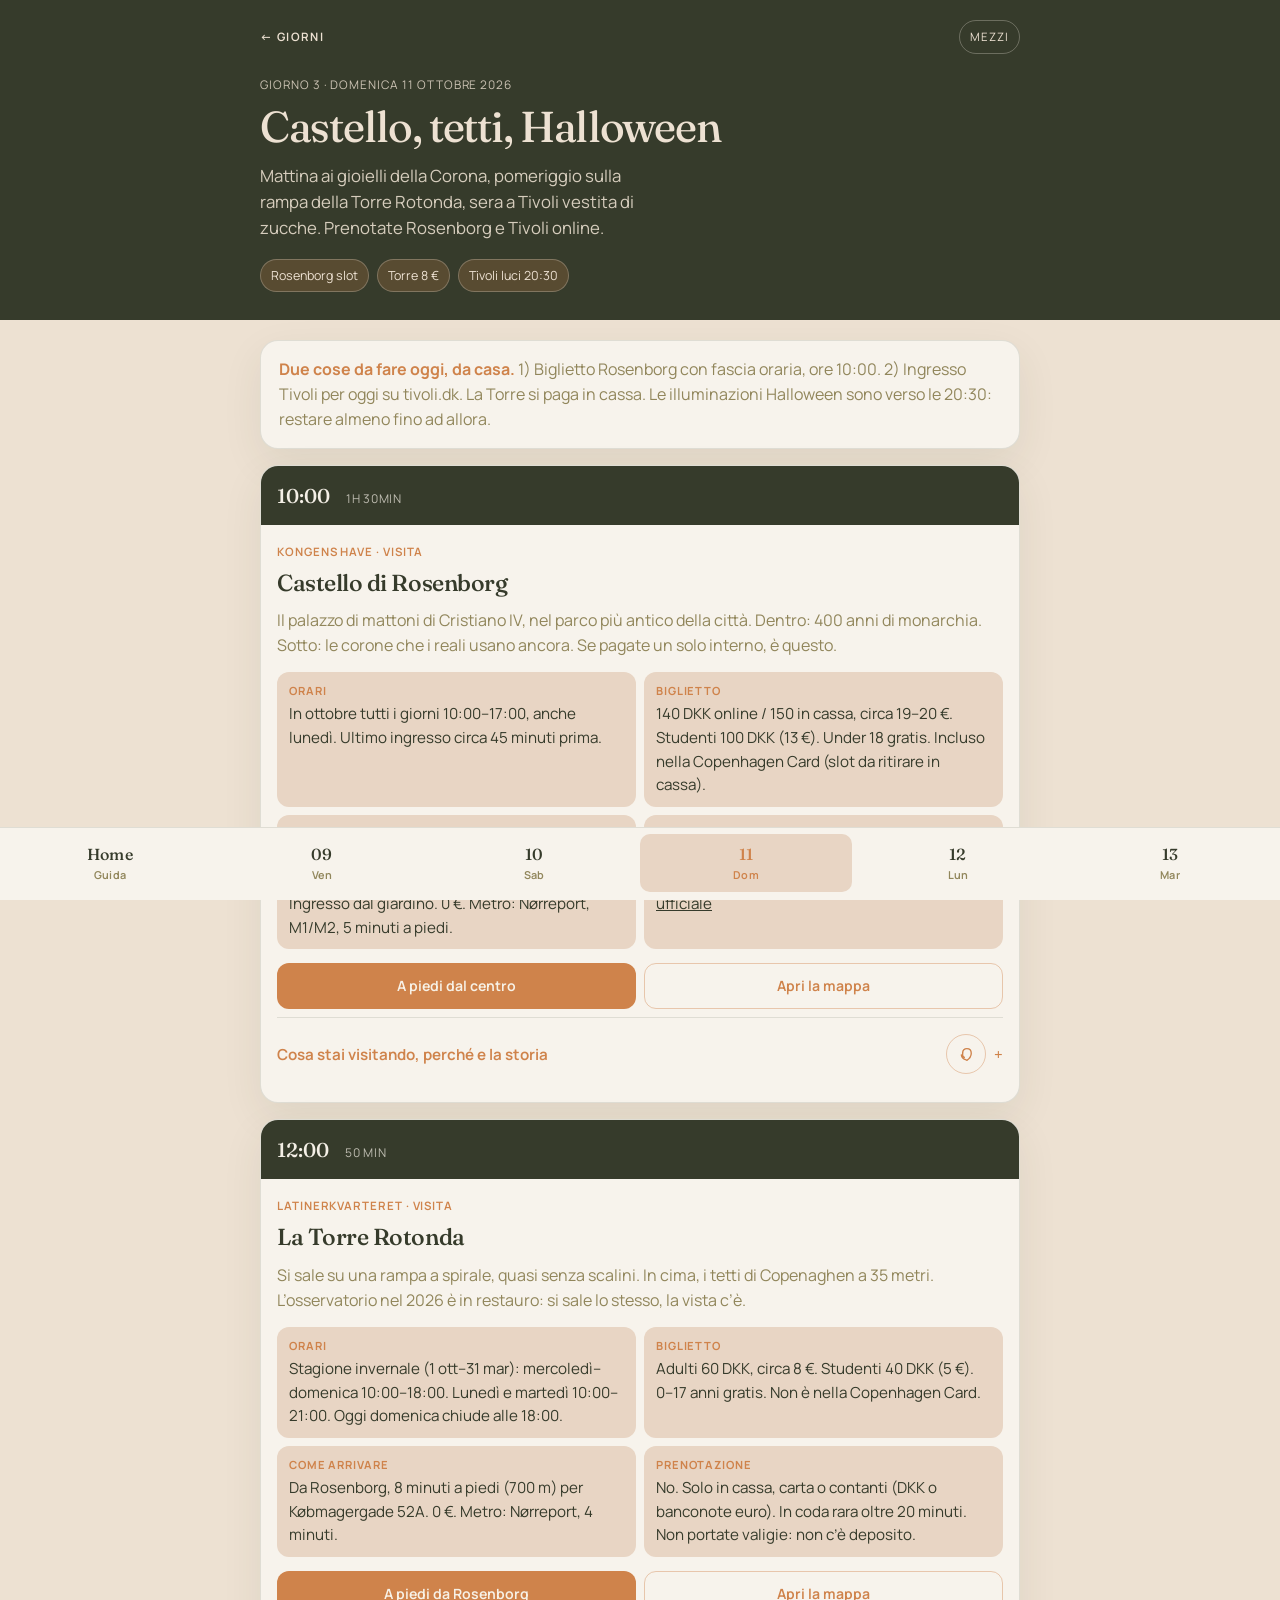
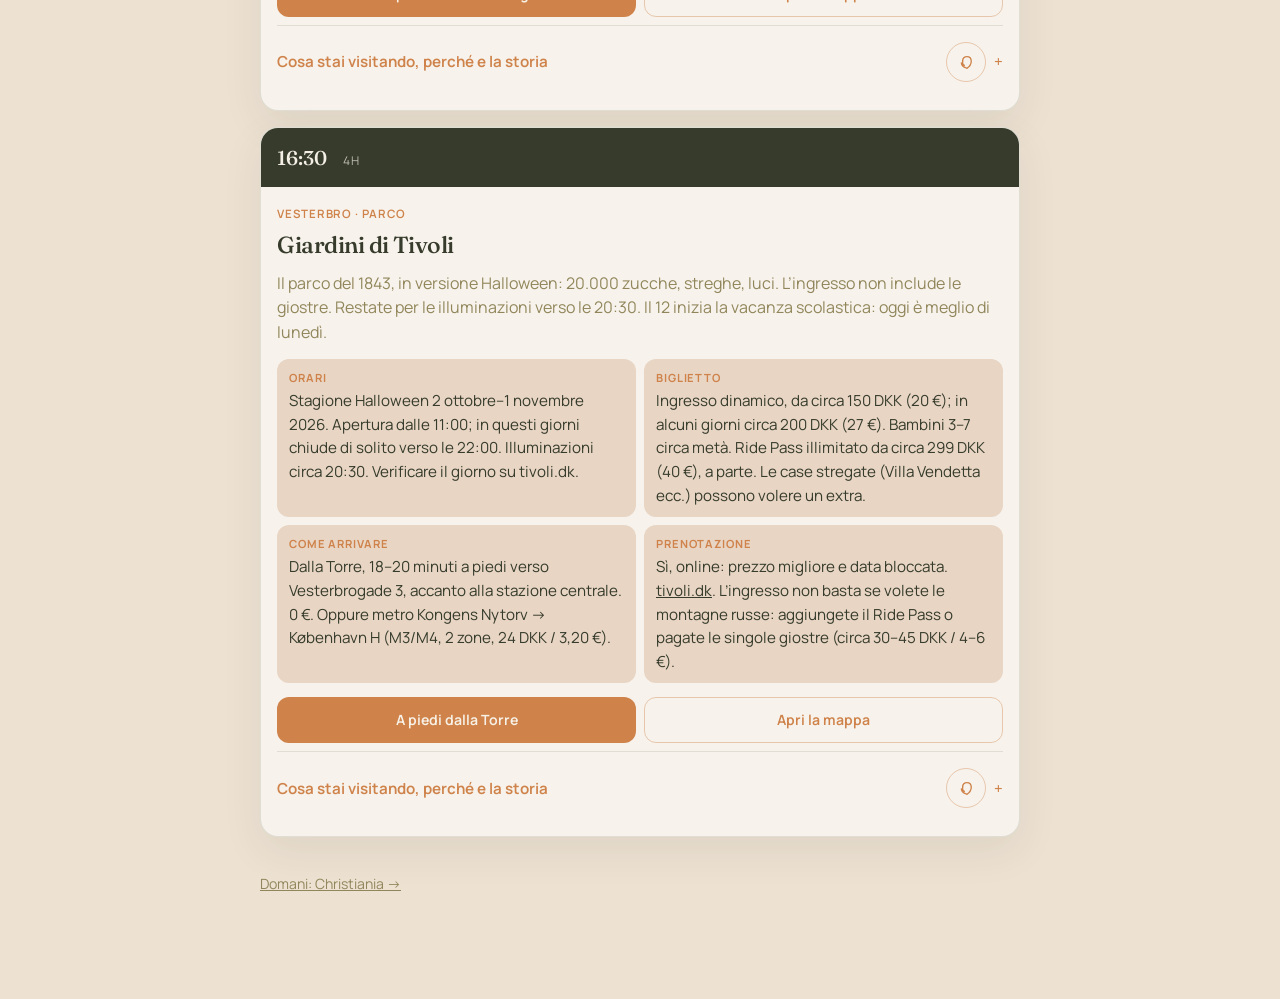
<file: giorno-3.html>
<!DOCTYPE html>
<html lang="it">
  <head>
    <meta charset="UTF-8" />
    <meta name="viewport" content="width=device-width, initial-scale=1, viewport-fit=cover" />
    <meta name="theme-color" content="#363b2b" />
    <style>
      .hero,.page-hero,.stop-time{background:#363b2b!important}
      .day-card .side,.btn:not(.ghost){background:#cf834b!important}
    </style>
    <title>11 ottobre · Rosenborg, Torre, Tivoli</title>
    <link rel="preconnect" href="https://fonts.googleapis.com" />
    <link rel="preconnect" href="https://fonts.gstatic.com" crossorigin />
    <link href="https://fonts.googleapis.com/css2?family=Fraunces:opsz,wght@9..144,460;9..144,520&family=Manrope:wght@400;650&display=swap" rel="stylesheet" />
    <link rel="stylesheet" href="css/styles.css?v=voce" />
    <link rel="icon" href="data:image/svg+xml,<svg xmlns='http://www.w3.org/2000/svg' viewBox='0 0 100 100'><text y='.9em' font-size='90'>🇩🇰</text></svg>" />
  </head>
  <body>
    <header class="page-hero">
      <div class="wrap topbar">
        <a class="brand" href="index.html">← Giorni</a>
        <a class="top-link" href="spostamenti.html">Mezzi</a>
      </div>
      <div class="wrap">
        <p class="kicker">Giorno 3 · domenica 11 ottobre 2026</p>
        <h1>Castello, tetti, Halloween</h1>
        <p class="lead">Mattina ai gioielli della Corona, pomeriggio sulla rampa della Torre Rotonda, sera a Tivoli vestita di zucche. Prenotate Rosenborg e Tivoli online.</p>
        <div class="chips">
          <span class="chip">Rosenborg slot</span>
          <span class="chip">Torre 8 €</span>
          <span class="chip">Tivoli luci 20:30</span>
        </div>
      </div>
    </header>

    <main class="section">
      <div class="wrap">
        <article class="note">
          <p><strong>Due cose da fare oggi, da casa.</strong> 1) Biglietto Rosenborg con fascia oraria, ore 10:00. 2) Ingresso Tivoli per oggi su tivoli.dk. La Torre si paga in cassa. Le illuminazioni Halloween sono verso le 20:30: restare almeno fino ad allora.</p>
        </article>

        <div class="timeline">
          <article class="stop">
            <div class="stop-time"><b>10:00</b><span>1h 30min</span></div>
            <div class="stop-body">
              <p class="tiny">Kongens Have · visita</p>
              <h2>Castello di Rosenborg</h2>
              <p class="intro">Il palazzo di mattoni di Cristiano IV, nel parco più antico della città. Dentro: 400 anni di monarchia. Sotto: le corone che i reali usano ancora. Se pagate un solo interno, è questo.</p>
              <div class="facts">
                <div class="fact"><strong>Orari</strong>In ottobre tutti i giorni 10:00–17:00, anche lunedì. Ultimo ingresso circa 45 minuti prima.</div>
                <div class="fact"><strong>Biglietto</strong>140 DKK online / 150 in cassa, circa 19–20 €. Studenti 100 DKK (13 €). Under 18 gratis. Incluso nella Copenhagen Card (slot da ritirare in cassa).</div>
                <div class="fact"><strong>Come arrivare</strong>Da Kongens Nytorv, 10 minuti a piedi (800 m) verso Gothersgade / Øster Voldgade 4A. Ingresso dal giardino. 0 €. Metro: Nørreport, M1/M2, 5 minuti a piedi.</div>
                <div class="fact"><strong>Prenotazione</strong>Sì. Biglietto con fascia ogni 10 minuti. In alta affluenza gli slot finiscono. <a href="https://denkongeligesamling.dk/en/rosenborg-castle/plan-your-visit/" target="_blank" rel="noreferrer">Compra sul sito ufficiale</a></div>
              </div>
              <div class="actions">
                <a class="btn" target="_blank" rel="noreferrer" href="https://www.google.com/maps/dir/?api=1&origin=Kongens%20Nytorv%20Station&destination=Rosenborg%20Castle%20Copenhagen&travelmode=walking">A piedi dal centro</a>
                <a class="btn ghost" target="_blank" rel="noreferrer" href="https://www.google.com/maps/search/?api=1&query=Rosenborg%20Castle%20Copenhagen">Apri la mappa</a>
              </div>
              <details class="story">
                <summary>Cosa stai visitando, perché e la storia</summary>
                <h3>Cosa stai visitando</h3>
                <p>Rosenborg Slot è un piccolo castello rinascimentale olandese, di mattoni rossi, torrette e tetti di rame, immerso in Kongens Have, il Giardino del Re. Non è una fortezza: è una casa di piacere. Cristiano IV lo fa costruire a partire dal 1606 fuori dalle mura, come residenza estiva. Oggi è museo della Collezione Reale Danese.</p>
                <p>Il percorso ha due anime. Sopra: appartamenti originali, la Stanza degli Specchi, la Sala dei Cavalieri con i troni d’incoronazione e i tre leoni d’argento. Sotto, nelle Stanze del Tesoro: corone, scettri, globo, spada. I gioielli della corona si usano ancora in rare occasioni di Stato. Il giardino è gratis e vale da solo: siepi, statue, il Padiglione di Ercole.</p>
                <h3>Perché è importante</h3>
                <p>È il luogo in cui la monarchia danese si racconta con gli oggetti, non con le sale vuote. Cristiano IV è il re che ha disegnato Copenaghen: Børsen, la Torre Rotonda, Nyboder, parti di Christianshavn. Rosenborg è la sua casa. I gioielli non sono copie da vetrina: sono il kit cerimoniale di un regno che esiste dal X secolo.</p>
                <p>Kongens Have, aperto nel 1606, è il parco pubblico più antico della città. I danesi ci stanno sdraiati come se fosse il salotto. Dopo le sale chiuse, uscite e camminate tra i tigli: è parte della visita.</p>
                <h3>La storia</h3>
                <p>Nel 1606 Cristiano IV, ventinovenne, compra terreni fuori porta e inizia un padiglione. In vent’anni il padiglione diventa castello, in stile rinascimentale olandese: mattoni, frontoni a volute, torri. Il re ci vive, ci festeggia, ci tiene il guardaroba. Dopo di lui i successori lo usano sempre meno come casa e sempre più come deposito delle collezioni.</p>
                <p>Nel 1838 apre al pubblico come museo. Le Stanze del Tesoro, nei sotterranei, raccolgono le insegne: la corona di Cristiano IV (1596), quella di Cristiano V (1671, ancora usata), lo scettro, il globo, la spada. I tre leoni d’argento della Sala dei Cavalieri stavano accanto al trono nelle cerimonie. Non è Versailles: è più piccolo, più denso, più intimo.</p>
                <p>Il Royal Palace Pass (245 DKK / circa 33 €) copre Rosenborg, Amalienborg museo e Christiansborg. A voi convengono solo Rosenborg e, se volete, Amalienborg: a parte costano di più del pass solo se aggiungete Christiansborg. Per questo viaggio, il singolo di Rosenborg basta.</p>
              </details>
            </div>
          </article>

          <article class="stop">
            <div class="stop-time"><b>12:00</b><span>50 min</span></div>
            <div class="stop-body">
              <p class="tiny">Latinerkvarteret · visita</p>
              <h2>La Torre Rotonda</h2>
              <p class="intro">Si sale su una rampa a spirale, quasi senza scalini. In cima, i tetti di Copenaghen a 35 metri. L’osservatorio nel 2026 è in restauro: si sale lo stesso, la vista c’è.</p>
              <div class="facts">
                <div class="fact"><strong>Orari</strong>Stagione invernale (1 ott–31 mar): mercoledì–domenica 10:00–18:00. Lunedì e martedì 10:00–21:00. Oggi domenica chiude alle 18:00.</div>
                <div class="fact"><strong>Biglietto</strong>Adulti 60 DKK, circa 8 €. Studenti 40 DKK (5 €). 0–17 anni gratis. Non è nella Copenhagen Card.</div>
                <div class="fact"><strong>Come arrivare</strong>Da Rosenborg, 8 minuti a piedi (700 m) per Købmagergade 52A. 0 €. Metro: Nørreport, 4 minuti.</div>
                <div class="fact"><strong>Prenotazione</strong>No. Solo in cassa, carta o contanti (DKK o banconote euro). In coda rara oltre 20 minuti. Non portate valigie: non c’è deposito.</div>
              </div>
              <div class="actions">
                <a class="btn" target="_blank" rel="noreferrer" href="https://www.google.com/maps/dir/?api=1&origin=Rosenborg%20Castle%20Copenhagen&destination=Round%20Tower%20Copenhagen&travelmode=walking">A piedi da Rosenborg</a>
                <a class="btn ghost" target="_blank" rel="noreferrer" href="https://www.google.com/maps/search/?api=1&query=Round%20Tower%20Copenhagen">Apri la mappa</a>
              </div>
              <details class="story">
                <summary>Cosa stai visitando, perché e la storia</summary>
                <h3>Cosa stai visitando</h3>
                <p>Rundetårn è una torre cilindrica in mattoni, nel cuore del centro, costruita come osservatorio astronomico. La si percorre dall’interno su una rampa elicoidale di circa 209 metri, 7 giri e mezzo, senza scale per quasi tutto il tragitto. A metà c’è la Library Hall, l’ex biblioteca universitaria, oggi sala mostre. In cima, dopo due rampe di scale strette, la terrazza a 34,8 metri.</p>
                <p>Nel 2026 la cupola e il telescopio sono in restauro: l’osservatorio resta chiuso. La torre e il panorama no. Non aspettatevi un planetario: aspettatevi una macchina del Seicento per salire verso il cielo.</p>
                <h3>Perché è importante</h3>
                <p>È il monumento di Cristiano IV alla scienza. Dopo la morte di Tycho Brahe (1601), il più grande astronomo danese, il re vuole che le misure del cielo continuino in città. La Torre Rotonda nasce insieme alla Trinitatis Kirke e alla biblioteca: un unico complesso per fede, studio e stelle. Pochi edifici in Europa tengono insieme chiesa, libri e osservatorio in questo modo.</p>
                <p>La rampa esiste per un motivo pratico: far salire strumenti pesanti, e a quanto si racconta anche una carrozza. Pietro il Grande, in visita, avrebbe salito la torre a cavallo. Vero o no, l’idea è quella: una torre senza scale, per portare il cielo a portata di ruote.</p>
                <h3>La storia</h3>
                <p>I lavori iniziano nel 1637, su progetto di Hans van Steenwinckel il Giovane. La torre è pronta nel 1642. Ole Rømer, l’astronomo che misurò per primo la velocità della luce, ci lavorò. Per secoli l’università usa la Library Hall. L’osservatorio resta in funzione fino a quando l’inquinamento luminoso della città lo rende inutile: allora si sposta fuori, ma la torre rimane il belvedere più strano del centro.</p>
                <p>Non c’è ascensore. La rampa è accessibile a fatica con carrozzina non elettrica; le scale finali no. Passeggini si lasciano a metà. Fate la fila al semaforo in cima: regola l’andata e il ritorno sulla piattaforma stretta.</p>
              </details>
            </div>
          </article>

          <article class="stop">
            <div class="stop-time"><b>16:30</b><span>4h</span></div>
            <div class="stop-body">
              <p class="tiny">Vesterbro · parco</p>
              <h2>Giardini di Tivoli</h2>
              <p class="intro">Il parco del 1843, in versione Halloween: 20.000 zucche, streghe, luci. L’ingresso non include le giostre. Restate per le illuminazioni verso le 20:30. Il 12 inizia la vacanza scolastica: oggi è meglio di lunedì.</p>
              <div class="facts">
                <div class="fact"><strong>Orari</strong>Stagione Halloween 2 ottobre–1 novembre 2026. Apertura dalle 11:00; in questi giorni chiude di solito verso le 22:00. Illuminazioni circa 20:30. Verificare il giorno su tivoli.dk.</div>
                <div class="fact"><strong>Biglietto</strong>Ingresso dinamico, da circa 150 DKK (20 €); in alcuni giorni circa 200 DKK (27 €). Bambini 3–7 circa metà. Ride Pass illimitato da circa 299 DKK (40 €), a parte. Le case stregate (Villa Vendetta ecc.) possono volere un extra.</div>
                <div class="fact"><strong>Come arrivare</strong>Dalla Torre, 18–20 minuti a piedi verso Vesterbrogade 3, accanto alla stazione centrale. 0 €. Oppure metro Kongens Nytorv → København H (M3/M4, 2 zone, 24 DKK / 3,20 €).</div>
                <div class="fact"><strong>Prenotazione</strong>Sì, online: prezzo migliore e data bloccata. <a href="https://www.tivoli.dk/en" target="_blank" rel="noreferrer">tivoli.dk</a>. L’ingresso non basta se volete le montagne russe: aggiungete il Ride Pass o pagate le singole giostre (circa 30–45 DKK / 4–6 €).</div>
              </div>
              <div class="actions">
                <a class="btn" target="_blank" rel="noreferrer" href="https://www.google.com/maps/dir/?api=1&origin=Round%20Tower%20Copenhagen&destination=Tivoli%20Gardens%20Copenhagen&travelmode=walking">A piedi dalla Torre</a>
                <a class="btn ghost" target="_blank" rel="noreferrer" href="https://www.google.com/maps/search/?api=1&query=Tivoli%20Gardens%20Copenhagen">Apri la mappa</a>
              </div>
              <details class="story">
                <summary>Cosa stai visitando, perché e la storia</summary>
                <h3>Cosa stai visitando</h3>
                <p>Tivoli non è un Luna Park qualsiasi. È un giardino del 1843 nel centro della città, con laghetto, architetture «cinesi» e moresche, teatro di pantomima, concerti, ristoranti e giostre. In ottobre è Halloween: zucche, streghe che ballano, due haunted house, le giostre classiche ancora aperte. Di sera le luci accendono il parco: è il motivo per cui ci venite dopo il tramonto (verso le 18:20).</p>
                <p>Cose da non perdere anche senza Ride Pass: il Pantomime Theatre, il lago, la pagoda cinese, le aiuole, le illuminazioni. Con il pass: Rutschebanen, le montagne russe in legno del 1914 con un frenatore a bordo; Dæmonen; lo Star Flyer per la vista.</p>
                <h3>Perché è importante</h3>
                <p>È uno dei parchi di divertimento più antichi al mondo ancora aperti, e un pezzo dell’identità di Copenaghen. Walt Disney lo visitò e ne trasse idee per Disneyland: il mix di giardino curato, spettacolo e attrazioni. I danesi ci vanno di notte, in famiglia, in abito, non solo da turisti. Georg Carstensen, il fondatore, disse al re che «quando il popolo si diverte, non pensa alla politica». Il re gli diede il permesso.</p>
                <h3>La storia</h3>
                <p>Il nome viene dai Jardin de Tivoli di Parigi, a loro volta ispirati a Tivoli nel Lazio. Carstensen ottiene da Cristiano VIII un terreno sulle vecchie mura, proprio dove la città stava per espandersi. Il parco apre il 15 agosto 1843. Funziona: Copenaghen ci si innamora. Restano il teatro di pantomima, i giardini, poi arrivano le giostre. La Rutschebanen del 1914 è ancora lì, in legno, con un uomo che frena a mano.</p>
                <p>Tivoli non è aperto tutto l’anno: ha stagioni (estate, Halloween, Natale). Tra l’1 novembre e il 13 novembre 2026 c’è un vuoto, poi riapre per il Natale. Voi ci siete dentro Halloween, 2 ottobre–1 novembre. La settimana 42 (da lunedì 12) è efterårsferie, vacanza scolastica: il parco si riempie. Per questo Tivoli è oggi, domenica, e non lunedì.</p>
                <p>Ingresso e giostre sono due conti. Se volete solo l’atmosfera, l’ingresso basta — ed è già alto. Se volete tre o più attrazioni, il Ride Pass ripaga. Villa Vendetta (dai 12 anni) è a parte.</p>
              </details>
            </div>
          </article>
        </div>
      </div>
    </main>

    <footer>
      <div class="wrap"><a href="giorno-4.html">Domani: Christiania →</a></div>
    </footer>

    <nav class="bottom-nav" aria-label="Giorni">
      <a href="index.html"><b>Home</b>Guida</a>
      <a href="giorno-1.html"><b>09</b>Ven</a>
      <a href="giorno-2.html"><b>10</b>Sab</a>
      <a href="giorno-3.html" aria-current="page"><b>11</b>Dom</a>
      <a href="giorno-4.html"><b>12</b>Lun</a>
      <a href="giorno-5.html"><b>13</b>Mar</a>
    </nav>
    <script src="js/main.js?v=voce"></script>
  </body>
</html>
</file>
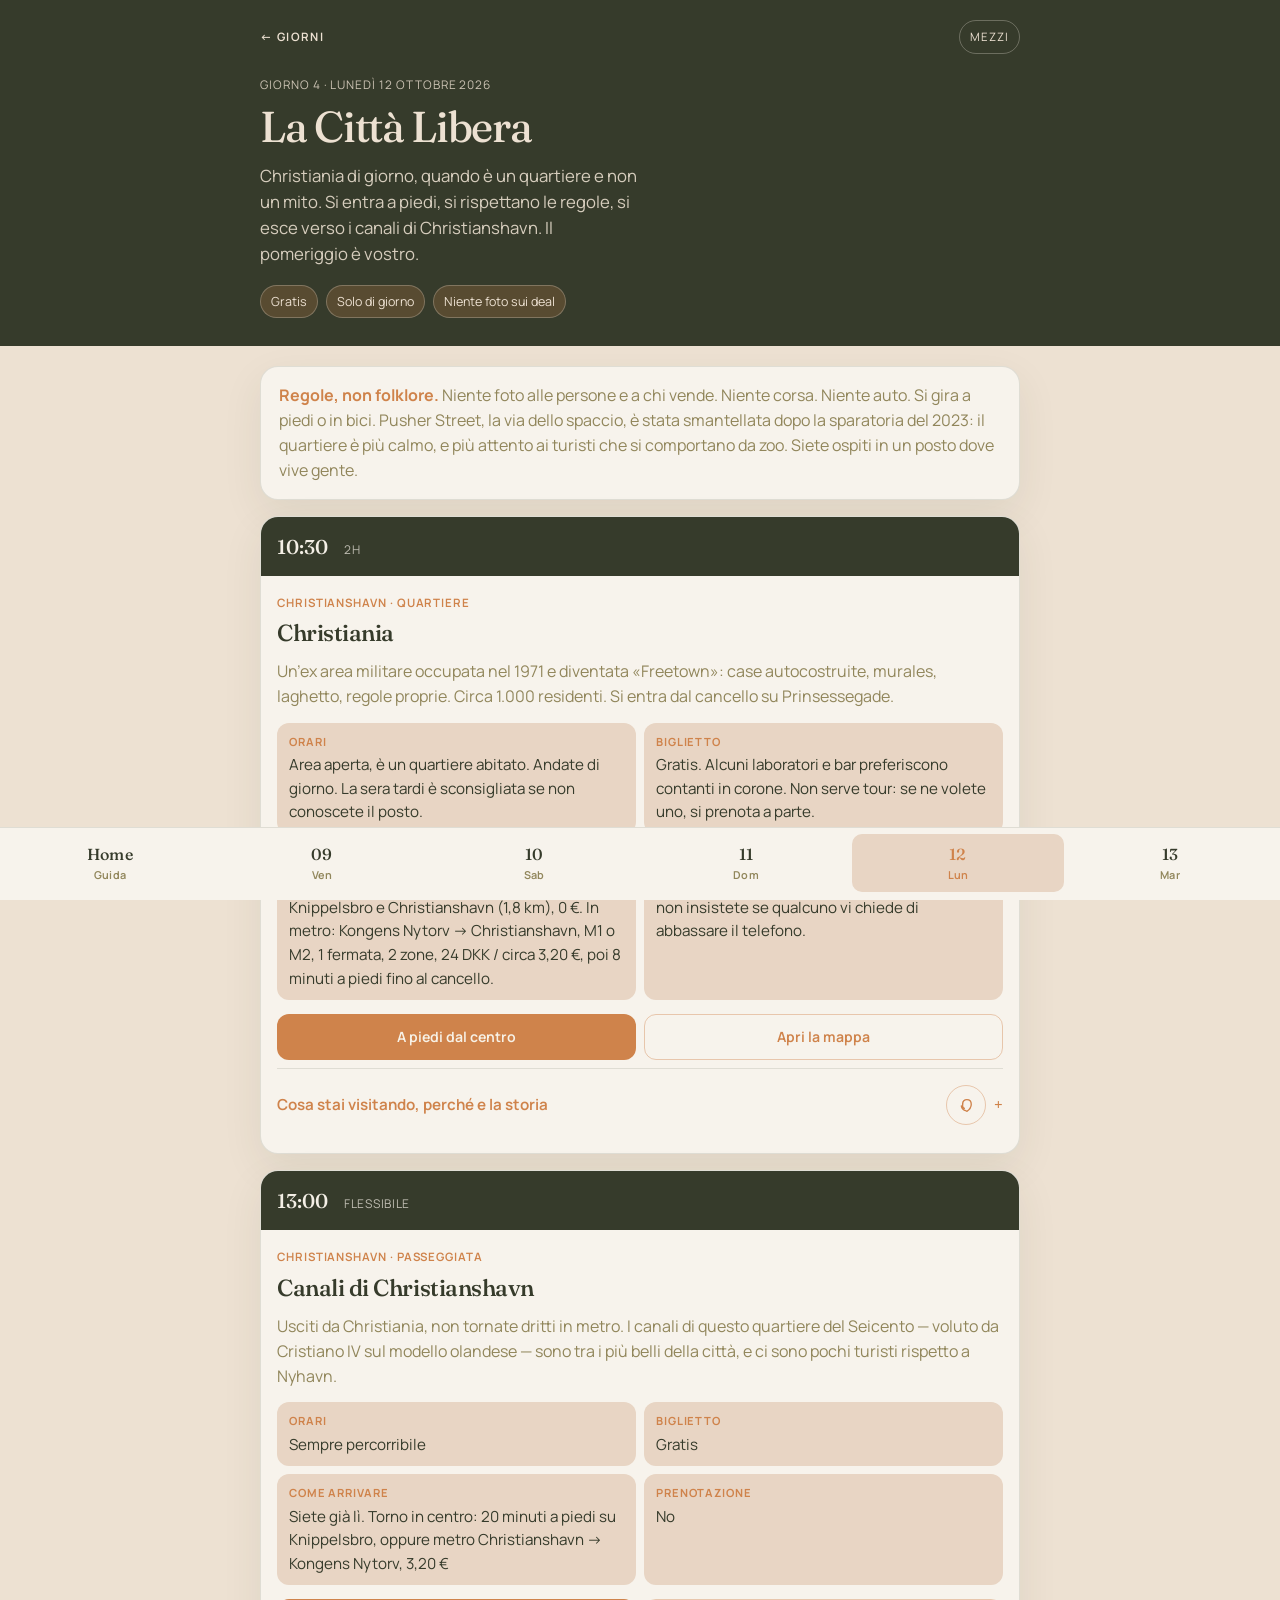
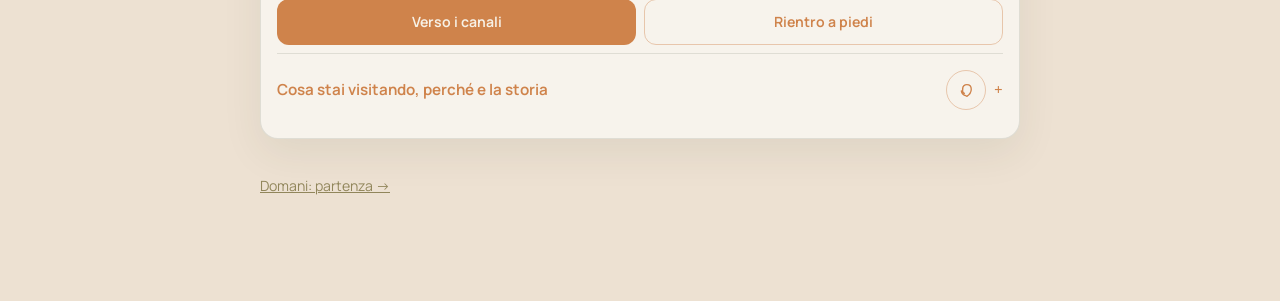
<file: giorno-4.html>
<!DOCTYPE html>
<html lang="it">
  <head>
    <meta charset="UTF-8" />
    <meta name="viewport" content="width=device-width, initial-scale=1, viewport-fit=cover" />
    <meta name="theme-color" content="#363b2b" />
    <style>
      .hero,.page-hero,.stop-time{background:#363b2b!important}
      .day-card .side,.btn:not(.ghost){background:#cf834b!important}
    </style>
    <title>12 ottobre · Christiania</title>
    <link rel="preconnect" href="https://fonts.googleapis.com" />
    <link rel="preconnect" href="https://fonts.gstatic.com" crossorigin />
    <link href="https://fonts.googleapis.com/css2?family=Fraunces:opsz,wght@9..144,460;9..144,520&family=Manrope:wght@400;650&display=swap" rel="stylesheet" />
    <link rel="stylesheet" href="css/styles.css?v=voce" />
    <link rel="icon" href="data:image/svg+xml,<svg xmlns='http://www.w3.org/2000/svg' viewBox='0 0 100 100'><text y='.9em' font-size='90'>🇩🇰</text></svg>" />
  </head>
  <body>
    <header class="page-hero">
      <div class="wrap topbar">
        <a class="brand" href="index.html">← Giorni</a>
        <a class="top-link" href="spostamenti.html">Mezzi</a>
      </div>
      <div class="wrap">
        <p class="kicker">Giorno 4 · lunedì 12 ottobre 2026</p>
        <h1>La Città Libera</h1>
        <p class="lead">Christiania di giorno, quando è un quartiere e non un mito. Si entra a piedi, si rispettano le regole, si esce verso i canali di Christianshavn. Il pomeriggio è vostro.</p>
        <div class="chips">
          <span class="chip">Gratis</span>
          <span class="chip">Solo di giorno</span>
          <span class="chip">Niente foto sui deal</span>
        </div>
      </div>
    </header>

    <main class="section">
      <div class="wrap">
        <article class="note">
          <p><strong>Regole, non folklore.</strong> Niente foto alle persone e a chi vende. Niente corsa. Niente auto. Si gira a piedi o in bici. Pusher Street, la via dello spaccio, è stata smantellata dopo la sparatoria del 2023: il quartiere è più calmo, e più attento ai turisti che si comportano da zoo. Siete ospiti in un posto dove vive gente.</p>
        </article>

        <div class="timeline">
          <article class="stop">
            <div class="stop-time"><b>10:30</b><span>2h</span></div>
            <div class="stop-body">
              <p class="tiny">Christianshavn · quartiere</p>
              <h2>Christiania</h2>
              <p class="intro">Un’ex area militare occupata nel 1971 e diventata «Freetown»: case autocostruite, murales, laghetto, regole proprie. Circa 1.000 residenti. Si entra dal cancello su Prinsessegade.</p>
              <div class="facts">
                <div class="fact"><strong>Orari</strong>Area aperta, è un quartiere abitato. Andate di giorno. La sera tardi è sconsigliata se non conoscete il posto.</div>
                <div class="fact"><strong>Biglietto</strong>Gratis. Alcuni laboratori e bar preferiscono contanti in corone. Non serve tour: se ne volete uno, si prenota a parte.</div>
                <div class="fact"><strong>Come arrivare</strong>A piedi da Kongens Nytorv: 20–25 minuti via Knippelsbro e Christianshavn (1,8 km), 0 €. In metro: Kongens Nytorv → Christianshavn, M1 o M2, 1 fermata, 2 zone, 24 DKK / circa 3,20 €, poi 8 minuti a piedi fino al cancello.</div>
                <div class="fact"><strong>Prenotazione</strong>No. Non fotografate transazioni, non correte, non insistete se qualcuno vi chiede di abbassare il telefono.</div>
              </div>
              <div class="actions">
                <a class="btn" target="_blank" rel="noreferrer" href="https://www.google.com/maps/dir/?api=1&origin=Kongens%20Nytorv%20Station&destination=Freetown%20Christiania%20Prinsessegade&travelmode=walking">A piedi dal centro</a>
                <a class="btn ghost" target="_blank" rel="noreferrer" href="https://www.google.com/maps/search/?api=1&query=Freetown%20Christiania%20Copenhagen">Apri la mappa</a>
              </div>
              <details class="story">
                <summary>Cosa stai visitando, perché e la storia</summary>
                <h3>Cosa stai visitando</h3>
                <p>Christiania è un quartiere dentro Christianshavn, sull’isola di Amager. Nel 1971 un gruppo di hippie e senzatetto occupa le caserme abbandonate di Bådsmandsstræde, un’area militare chiusa. Nasce la «Città Libera»: autogoverno, niente proprietà privata nello stesso senso del resto della città, case costruite a mano, concerti, murales. Oggi ci vivono circa mille persone. Non è un parco a tema. È un esperimento sociale che ha 55 anni e si è dovuto adattare.</p>
                <p>Si entra dal cancello su Prinsessegade (il cartello «You are now leaving the European Union» è la battuta storica, non un fatto legale). Dentro: strade di terra, case colorate sul lago, officine, il palco di Den Grå Hal. Pusher Street, la via della cannabis, è stata chiusa dai residenti dopo la violenza del 2023. Il consumo di cannabis in Danimarca resta illegale: non è un’area franca.</p>
                <h3>Perché è importante</h3>
                <p>È il più famoso esperimento di comunità alternativa in Europa ancora in vita nel centro di una capitale. Racconta gli anni Settanta, ma anche quello che succede quando un mito incontra lo Stato, il turismo e la criminalità. Per Copenaghen è una ferita e un vanto: la città che si dice tollerante ha qui il suo test. Andare a Christiania serve a vedere un altro pezzo di Danimarca, non solo palazzi e design.</p>
                <p>Non è «la città senza leggi». Ha regole scritte sui cartelli Do’s &amp; Don’ts: niente droghe pesanti, niente armi, niente foto ai deal, niente auto, rispetto per chi ci vive. Ignorarle è il modo più veloce per essere cacciati e per confermare il cliché del turista.</p>
                <h3>La storia</h3>
                <p>Fino al 1971 l’area è della marina. Le caserme si svuotano. Il 26 settembre 1971 gli occupanti proclamano la Freetown. Lo Stato oscilla tra sgombero, negoziato, legalizzazione parziale. Negli anni Ottanta e Novanta Christiania si organizza in aree, assemblee, imprese collettive (bici Christiania Bikes, locali, falegnamerie). Pusher Street diventa il mercato della cannabis più visibile d’Europa: tollerato di fatto, mai legalizzato.</p>
                <p>Nel 2000 e 2010 lo Stato prova a «normalizzare» la proprietà: alcuni residenti comprano, altri resistono. Nel 2023 una sparatoria uccide una persona e ne ferisce altre. I residenti decidono di smantellare Pusher Street e di cacciare le bande. Per alcuni è la fine dell’identità; per altri è l’unico modo per restare. Oggi il quartiere è più visitabile di giorno, meno «scena», più residenziale. Resta fragile.</p>
                <p>Dopo l’uscita, camminate Christianshavn: canali, case olandesi, la chiesa di Vor Frelsers Kirke con la spirale (se è aperta e avete gambe, si sale a parte). Non è nella lista must, è il tessuto intorno a Christiania. Il pomeriggio è libero: Tivoli l’avete fatta ieri, il volo è domani sera.</p>
              </details>
            </div>
          </article>

          <article class="stop">
            <div class="stop-time"><b>13:00</b><span>flessibile</span></div>
            <div class="stop-body">
              <p class="tiny">Christianshavn · passeggiata</p>
              <h2>Canali di Christianshavn</h2>
              <p class="intro">Usciti da Christiania, non tornate dritti in metro. I canali di questo quartiere del Seicento — voluto da Cristiano IV sul modello olandese — sono tra i più belli della città, e ci sono pochi turisti rispetto a Nyhavn.</p>
              <div class="facts">
                <div class="fact"><strong>Orari</strong>Sempre percorribile</div>
                <div class="fact"><strong>Biglietto</strong>Gratis</div>
                <div class="fact"><strong>Come arrivare</strong>Siete già lì. Torno in centro: 20 minuti a piedi su Knippelsbro, oppure metro Christianshavn → Kongens Nytorv, 3,20 €</div>
                <div class="fact"><strong>Prenotazione</strong>No</div>
              </div>
              <div class="actions">
                <a class="btn" target="_blank" rel="noreferrer" href="https://www.google.com/maps/dir/?api=1&origin=Freetown%20Christiania%20Prinsessegade&destination=Christianshavn%20Kanal&travelmode=walking">Verso i canali</a>
                <a class="btn ghost" target="_blank" rel="noreferrer" href="https://www.google.com/maps/dir/?api=1&origin=Christianshavn%20Kanal&destination=Kongens%20Nytorv%20Station&travelmode=walking">Rientro a piedi</a>
              </div>
              <details class="story">
                <summary>Cosa stai visitando, perché e la storia</summary>
                <h3>Cosa stai visitando</h3>
                <p>Christianshavn è un’isola artificiale nel porto, un reticolo di canali e ponti. Le case sono basse, gialle e rosse, con scale esterne. Sembrano Amsterdam perché il modello era quello: Cristiano IV, all’inizio del Seicento, chiama ingegneri olandesi per espandere la città verso sud e proteggere il porto.</p>
                <h3>Perché è importante</h3>
                <p>È il quartiere che spiega Christiania. Senza una base militare qui, non ci sarebbe stata l’occupazione. Ed è il pezzo di Copenaghen più «d’acqua» dopo Nyhavn, ma ancora abitato da chi ci vive, non solo da chi ci cena.</p>
                <h3>La storia</h3>
                <p>Nel 1618 circa Cristiano IV fonda Christianshavn come città-fortezza e porto mercantile. I canali servono a drenare, a difendere, a caricare le navi. Per secoli è quartiere di operai, marinai, magazzini. Nel Novecento decade, poi torna di moda. Christiania, nel 1971, occupa proprio il lembo militare a est. Camminare i canali dopo la Città Libera è chiudere il cerchio: stessa isola, due idee di città.</p>
              </details>
            </div>
          </article>
        </div>
      </div>
    </main>

    <footer>
      <div class="wrap"><a href="giorno-5.html">Domani: partenza →</a></div>
    </footer>

    <nav class="bottom-nav" aria-label="Giorni">
      <a href="index.html"><b>Home</b>Guida</a>
      <a href="giorno-1.html"><b>09</b>Ven</a>
      <a href="giorno-2.html"><b>10</b>Sab</a>
      <a href="giorno-3.html"><b>11</b>Dom</a>
      <a href="giorno-4.html" aria-current="page"><b>12</b>Lun</a>
      <a href="giorno-5.html"><b>13</b>Mar</a>
    </nav>
    <script src="js/main.js?v=voce"></script>
  </body>
</html>
</file>
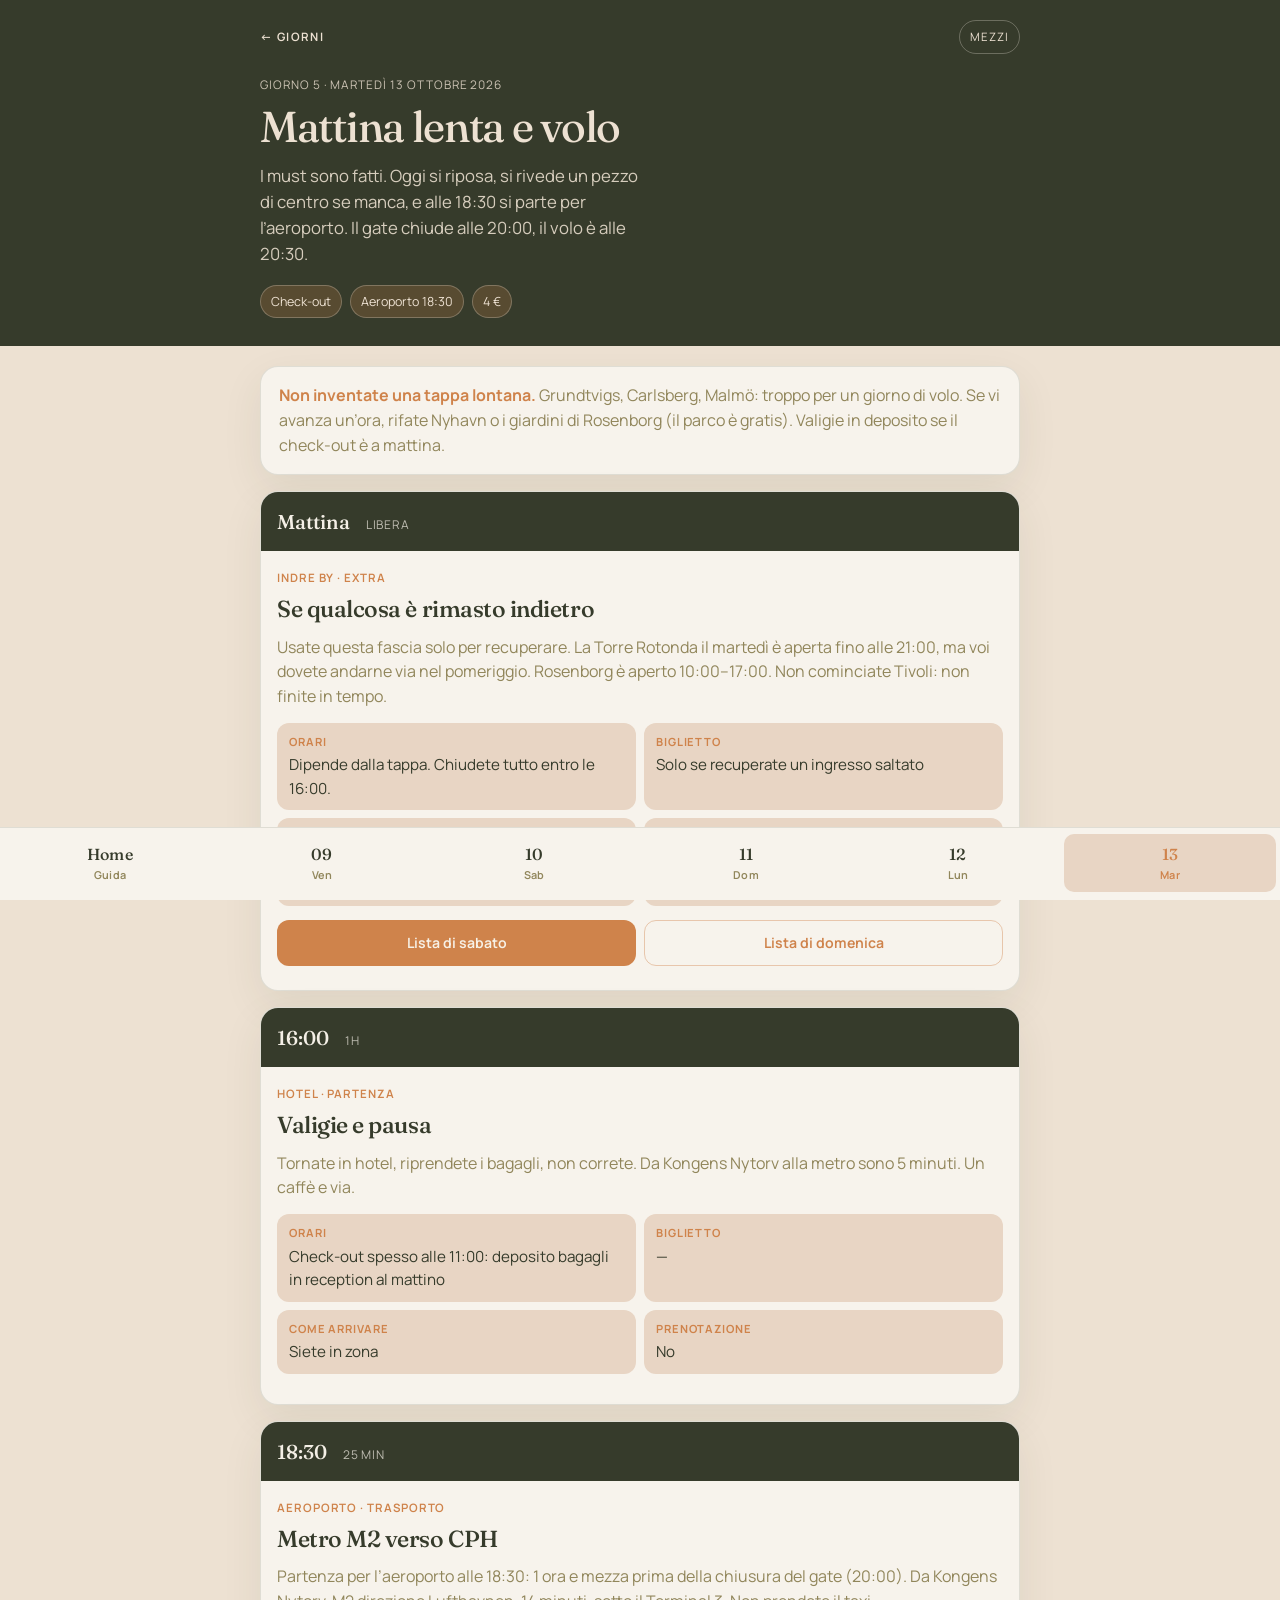
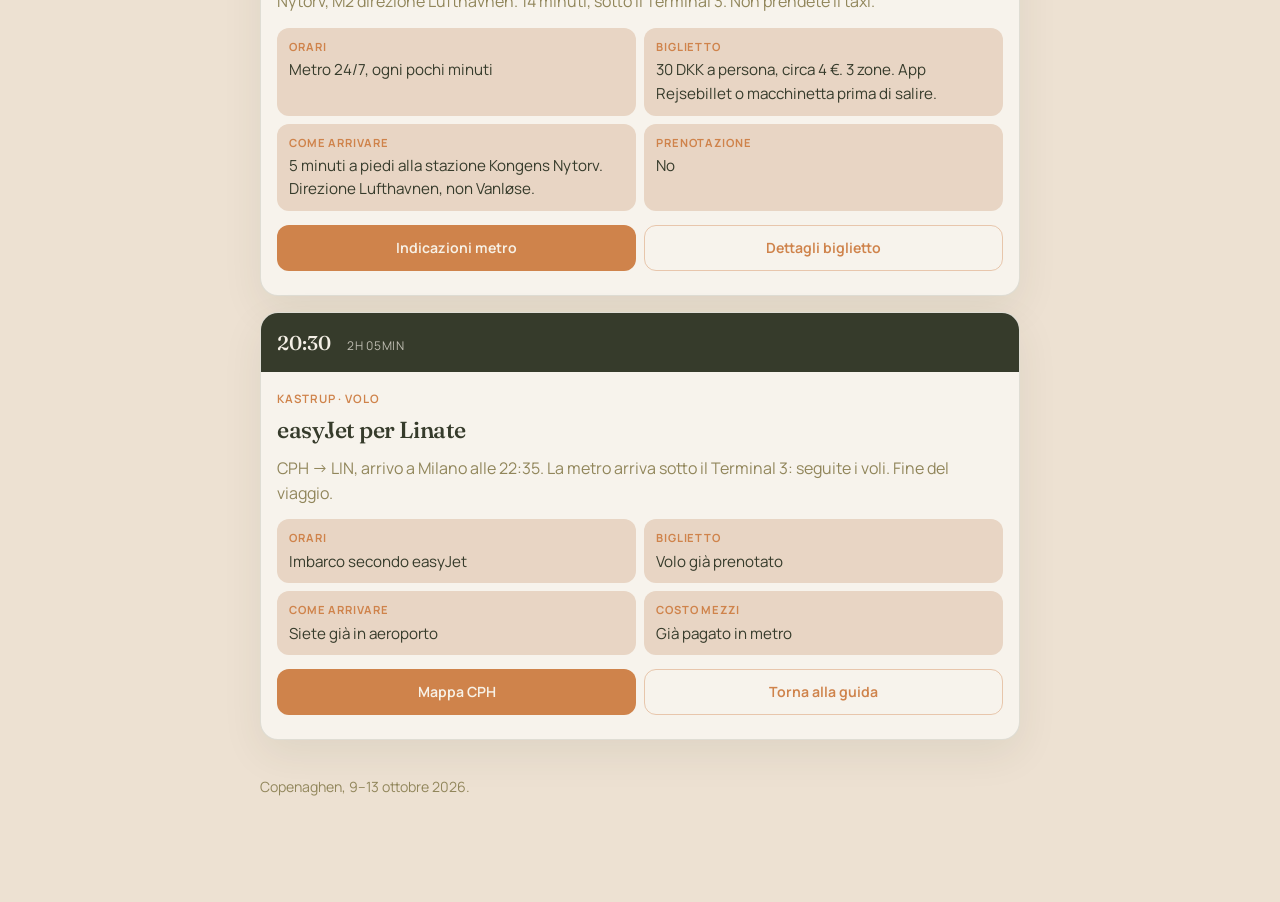
<file: giorno-5.html>
<!DOCTYPE html>
<html lang="it">
  <head>
    <meta charset="UTF-8" />
    <meta name="viewport" content="width=device-width, initial-scale=1, viewport-fit=cover" />
    <meta name="theme-color" content="#363b2b" />
    <style>
      .hero,.page-hero,.stop-time{background:#363b2b!important}
      .day-card .side,.btn:not(.ghost){background:#cf834b!important}
    </style>
    <title>13 ottobre · Partenza</title>
    <link rel="preconnect" href="https://fonts.googleapis.com" />
    <link rel="preconnect" href="https://fonts.gstatic.com" crossorigin />
    <link href="https://fonts.googleapis.com/css2?family=Fraunces:opsz,wght@9..144,460;9..144,520&family=Manrope:wght@400;650&display=swap" rel="stylesheet" />
    <link rel="stylesheet" href="css/styles.css?v=voce" />
    <link rel="icon" href="data:image/svg+xml,<svg xmlns='http://www.w3.org/2000/svg' viewBox='0 0 100 100'><text y='.9em' font-size='90'>🇩🇰</text></svg>" />
  </head>
  <body>
    <header class="page-hero">
      <div class="wrap topbar">
        <a class="brand" href="index.html">← Giorni</a>
        <a class="top-link" href="spostamenti.html">Mezzi</a>
      </div>
      <div class="wrap">
        <p class="kicker">Giorno 5 · martedì 13 ottobre 2026</p>
        <h1>Mattina lenta e volo</h1>
        <p class="lead">I must sono fatti. Oggi si riposa, si rivede un pezzo di centro se manca, e alle 18:30 si parte per l’aeroporto. Il gate chiude alle 20:00, il volo è alle 20:30.</p>
        <div class="chips">
          <span class="chip">Check-out</span>
          <span class="chip">Aeroporto 18:30</span>
          <span class="chip">4 €</span>
        </div>
      </div>
    </header>

    <main class="section">
      <div class="wrap">
        <article class="note">
          <p><strong>Non inventate una tappa lontana.</strong> Grundtvigs, Carlsberg, Malmö: troppo per un giorno di volo. Se vi avanza un’ora, rifate Nyhavn o i giardini di Rosenborg (il parco è gratis). Valigie in deposito se il check-out è a mattina.</p>
        </article>

        <div class="timeline">
          <article class="stop">
            <div class="stop-time"><b>Mattina</b><span>libera</span></div>
            <div class="stop-body">
              <p class="tiny">Indre By · extra</p>
              <h2>Se qualcosa è rimasto indietro</h2>
              <p class="intro">Usate questa fascia solo per recuperare. La Torre Rotonda il martedì è aperta fino alle 21:00, ma voi dovete andarne via nel pomeriggio. Rosenborg è aperto 10:00–17:00. Non cominciate Tivoli: non finite in tempo.</p>
              <div class="facts">
                <div class="fact"><strong>Orari</strong>Dipende dalla tappa. Chiudete tutto entro le 16:00.</div>
                <div class="fact"><strong>Biglietto</strong>Solo se recuperate un ingresso saltato</div>
                <div class="fact"><strong>Come arrivare</strong>A piedi nel centro. 0 €</div>
                <div class="fact"><strong>Prenotazione</strong>Se recuperate Rosenborg, sì: slot online anche oggi</div>
              </div>
              <div class="actions">
                <a class="btn" href="giorno-2.html">Lista di sabato</a>
                <a class="btn ghost" href="giorno-3.html">Lista di domenica</a>
              </div>
            </div>
          </article>

          <article class="stop">
            <div class="stop-time"><b>16:00</b><span>1h</span></div>
            <div class="stop-body">
              <p class="tiny">Hotel · partenza</p>
              <h2>Valigie e pausa</h2>
              <p class="intro">Tornate in hotel, riprendete i bagagli, non correte. Da Kongens Nytorv alla metro sono 5 minuti. Un caffè e via.</p>
              <div class="facts">
                <div class="fact"><strong>Orari</strong>Check-out spesso alle 11:00: deposito bagagli in reception al mattino</div>
                <div class="fact"><strong>Biglietto</strong>—</div>
                <div class="fact"><strong>Come arrivare</strong>Siete in zona</div>
                <div class="fact"><strong>Prenotazione</strong>No</div>
              </div>
            </div>
          </article>

          <article class="stop">
            <div class="stop-time"><b>18:30</b><span>25 min</span></div>
            <div class="stop-body">
              <p class="tiny">Aeroporto · trasporto</p>
              <h2>Metro M2 verso CPH</h2>
              <p class="intro">Partenza per l’aeroporto alle 18:30: 1 ora e mezza prima della chiusura del gate (20:00). Da Kongens Nytorv, M2 direzione Lufthavnen. 14 minuti, sotto il Terminal 3. Non prendete il taxi.</p>
              <div class="facts">
                <div class="fact"><strong>Orari</strong>Metro 24/7, ogni pochi minuti</div>
                <div class="fact"><strong>Biglietto</strong>30 DKK a persona, circa 4 €. 3 zone. App Rejsebillet o macchinetta prima di salire.</div>
                <div class="fact"><strong>Come arrivare</strong>5 minuti a piedi alla stazione Kongens Nytorv. Direzione Lufthavnen, non Vanløse.</div>
                <div class="fact"><strong>Prenotazione</strong>No</div>
              </div>
              <div class="actions">
                <a class="btn" target="_blank" rel="noreferrer" href="https://www.google.com/maps/dir/?api=1&origin=Kongens%20Nytorv%20Station&destination=Copenhagen%20Airport%20Metro%20Lufthavnen&travelmode=transit">Indicazioni metro</a>
                <a class="btn ghost" href="spostamenti.html">Dettagli biglietto</a>
              </div>
            </div>
          </article>

          <article class="stop">
            <div class="stop-time"><b>20:30</b><span>2h 05min</span></div>
            <div class="stop-body">
              <p class="tiny">Kastrup · volo</p>
              <h2>easyJet per Linate</h2>
              <p class="intro">CPH → LIN, arrivo a Milano alle 22:35. La metro arriva sotto il Terminal 3: seguite i voli. Fine del viaggio.</p>
              <div class="facts">
                <div class="fact"><strong>Orari</strong>Imbarco secondo easyJet</div>
                <div class="fact"><strong>Biglietto</strong>Volo già prenotato</div>
                <div class="fact"><strong>Come arrivare</strong>Siete già in aeroporto</div>
                <div class="fact"><strong>Costo mezzi</strong>Già pagato in metro</div>
              </div>
              <div class="actions">
                <a class="btn" target="_blank" rel="noreferrer" href="https://www.google.com/maps/search/?api=1&query=Copenhagen%20Airport%20CPH">Mappa CPH</a>
                <a class="btn ghost" href="index.html">Torna alla guida</a>
              </div>
            </div>
          </article>
        </div>
      </div>
    </main>

    <footer>
      <div class="wrap">Copenaghen, 9–13 ottobre 2026.</div>
    </footer>

    <nav class="bottom-nav" aria-label="Giorni">
      <a href="index.html"><b>Home</b>Guida</a>
      <a href="giorno-1.html"><b>09</b>Ven</a>
      <a href="giorno-2.html"><b>10</b>Sab</a>
      <a href="giorno-3.html"><b>11</b>Dom</a>
      <a href="giorno-4.html"><b>12</b>Lun</a>
      <a href="giorno-5.html" aria-current="page"><b>13</b>Mar</a>
    </nav>
    <script src="js/main.js?v=voce"></script>
  </body>
</html>
</file>
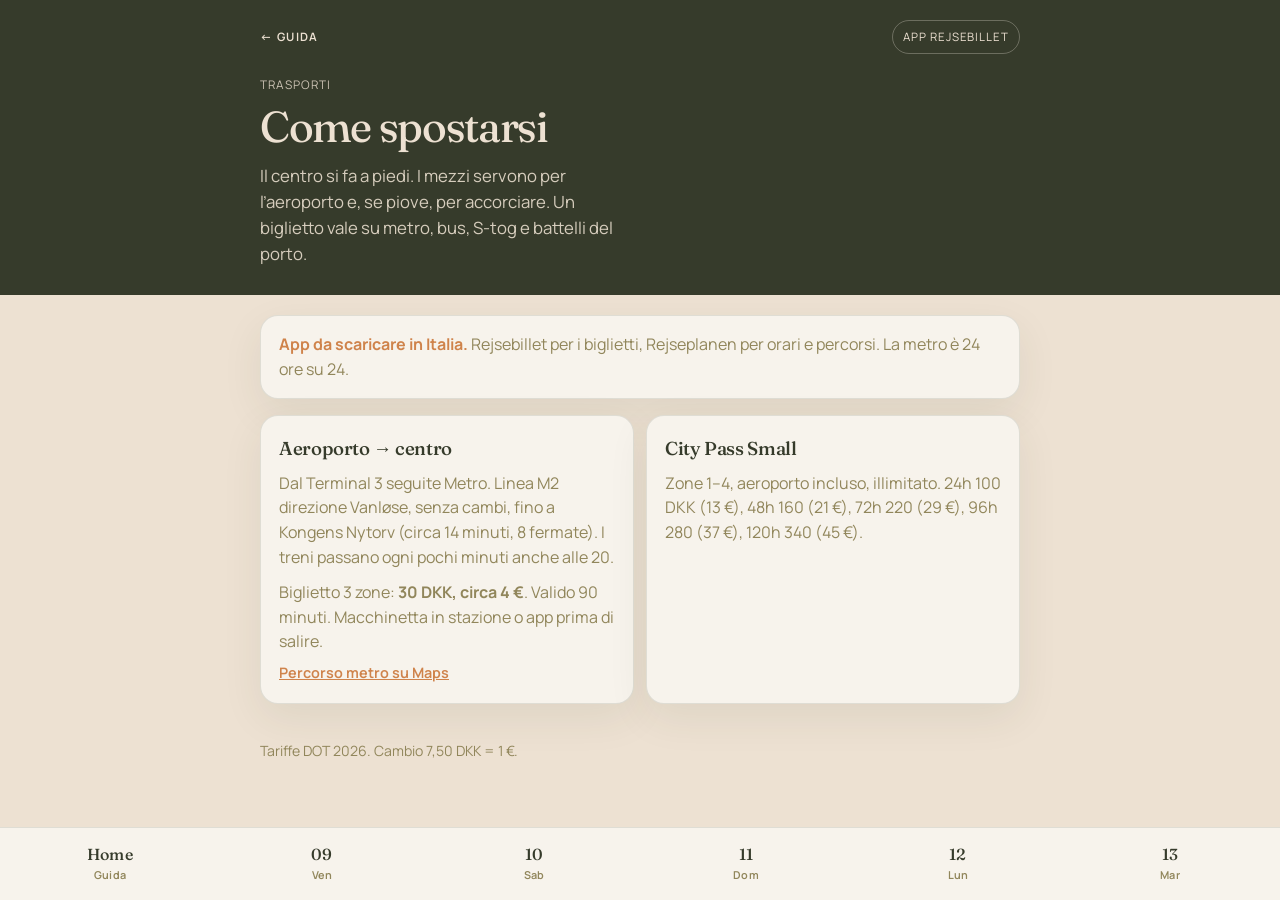
<file: spostamenti.html>
<!DOCTYPE html>
<html lang="it">
  <head>
    <meta charset="UTF-8" />
    <meta name="viewport" content="width=device-width, initial-scale=1, viewport-fit=cover" />
    <meta name="theme-color" content="#363b2b" />
    <style>
      .hero,.page-hero,.stop-time{background:#363b2b!important}
      .day-card .side,.btn:not(.ghost){background:#cf834b!important}
    </style>
    <title>Come muoversi · Copenaghen</title>
    <link rel="preconnect" href="https://fonts.googleapis.com" />
    <link rel="preconnect" href="https://fonts.gstatic.com" crossorigin />
    <link href="https://fonts.googleapis.com/css2?family=Fraunces:opsz,wght@9..144,460;9..144,520&family=Manrope:wght@400;650&display=swap" rel="stylesheet" />
    <link rel="stylesheet" href="css/styles.css?v=voce" />
    <link rel="icon" href="data:image/svg+xml,<svg xmlns='http://www.w3.org/2000/svg' viewBox='0 0 100 100'><text y='.9em' font-size='90'>🇩🇰</text></svg>" />
  </head>
  <body>
    <header class="page-hero">
      <div class="wrap topbar">
        <a class="brand" href="index.html">← Guida</a>
        <a class="top-link" href="https://www.rejsebillet.dk/en-us" target="_blank" rel="noreferrer">App Rejsebillet</a>
      </div>
      <div class="wrap">
        <p class="kicker">Trasporti</p>
        <h1>Come spostarsi</h1>
        <p class="lead">Il centro si fa a piedi. I mezzi servono per l’aeroporto e, se piove, per accorciare. Un biglietto vale su metro, bus, S-tog e battelli del porto.</p>
      </div>
    </header>

    <main>
      <section class="section">
        <div class="wrap">
          <article class="note">
            <p><strong>App da scaricare in Italia.</strong> Rejsebillet per i biglietti, Rejseplanen per orari e percorsi. La metro è 24 ore su 24.</p>
          </article>

          <div class="info-grid">
            <article class="info">
              <h3>Aeroporto → centro</h3>
              <p>Dal Terminal 3 seguite Metro. Linea M2 direzione Vanløse, senza cambi, fino a Kongens Nytorv (circa 14 minuti, 8 fermate). I treni passano ogni pochi minuti anche alle 20.</p>
              <p style="margin-top:10px">Biglietto 3 zone: <strong>30 DKK, circa 4 €</strong>. Valido 90 minuti. Macchinetta in stazione o app prima di salire.</p>
              <a class="official" href="https://www.google.com/maps/dir/?api=1&origin=Copenhagen%20Airport%20Metro%20Lufthavnen&destination=Kongens%20Nytorv%20Station&travelmode=transit" target="_blank" rel="noreferrer">Percorso metro su Maps</a>
            </article>
            <article class="info">
              <h3>City Pass Small</h3>
              <p>Zone 1–4, aeroporto incluso, illimitato. 24h 100 DKK (13 €), 48h 160 (21 €), 72h 220 (29 €), 96h 280 (37 €), 120h 340 (45 €).</p>
            </article>
          </div>
        </div>
      </section>
    </main>

    <footer>
      <div class="wrap">Tariffe DOT 2026. Cambio 7,50 DKK = 1 €.</div>
    </footer>

    <nav class="bottom-nav" aria-label="Giorni">
      <a href="index.html"><b>Home</b>Guida</a>
      <a href="giorno-1.html"><b>09</b>Ven</a>
      <a href="giorno-2.html"><b>10</b>Sab</a>
      <a href="giorno-3.html"><b>11</b>Dom</a>
      <a href="giorno-4.html"><b>12</b>Lun</a>
      <a href="giorno-5.html"><b>13</b>Mar</a>
    </nav>
    <script src="js/main.js?v=voce"></script>
  </body>
</html>
</file>
<file: css/styles.css>
:root {
  --ink: #363b2b;
  --ink-soft: #91865b;
  --paper: #ede1d2;
  --paper-2: #d4d3c8;
  --card: #f7f3ec;
  --sea: #cf834b;
  --sea-deep: #363b2b;
  --brick: #cf834b;
  --gold: #d2aa68;
  --fog: #9aa4a9;
  --peach: #d4aa8e;
  --line: rgba(54, 59, 43, 0.12);
  --shadow: 0 14px 40px rgba(54, 59, 43, 0.08);
  --serif: "Fraunces", "Times New Roman", serif;
  --sans: "Manrope", "Helvetica Neue", system-ui, sans-serif;
  --nav-h: calc(88px + env(safe-area-inset-bottom));
}

* { box-sizing: border-box; }

html, body {
  margin: 0;
  padding: 0;
}

html {
  scroll-behavior: smooth;
  scroll-padding-bottom: calc(88px + env(safe-area-inset-bottom));
}

body {
  font-family: var(--sans);
  color: var(--ink);
  background: var(--paper);
  line-height: 1.55;
  min-height: 100vh;
  padding-bottom: var(--nav-h);
}

a { color: inherit; }

img { max-width: 100%; display: block; }

.wrap {
  width: min(760px, calc(100% - 32px));
  margin: 0 auto;
}

.hero,
.page-hero {
  background: var(--sea-deep);
  color: #ede1d2;
  padding: 20px 0 28px;
}

.hero h1 {
  margin-bottom: 0;
}

.topbar {
  display: flex;
  justify-content: space-between;
  align-items: center;
  gap: 12px;
  font-size: 0.72rem;
  letter-spacing: 0.12em;
  text-transform: uppercase;
}

.brand {
  text-decoration: none;
  font-weight: 650;
}

.top-link {
  text-decoration: none;
  border: 1px solid rgba(247, 241, 230, 0.28);
  padding: 7px 10px;
  border-radius: 999px;
  letter-spacing: 0.08em;
}

.kicker {
  letter-spacing: 0.08em;
  text-transform: uppercase;
  font-size: 0.74rem;
  opacity: 0.82;
  margin: 22px 0 0;
}

h1 {
  font-family: var(--serif);
  font-weight: 460;
  font-size: clamp(2.1rem, 9vw, 3.8rem);
  line-height: 0.95;
  letter-spacing: -0.04em;
  margin: 10px 0 12px;
}

.page-hero h1 {
  font-size: clamp(1.7rem, 7vw, 2.7rem);
  line-height: 1.08;
  letter-spacing: -0.03em;
}

.lead {
  margin: 0;
  max-width: 38ch;
  color: rgba(237, 225, 210, 0.88);
  font-size: 1.05rem;
}

.chips {
  display: flex;
  flex-wrap: wrap;
  gap: 8px;
  margin-top: 18px;
}

.chip {
  border: 1px solid rgba(237, 225, 210, 0.28);
  background: rgba(207, 131, 75, 0.22);
  padding: 6px 10px;
  border-radius: 999px;
  font-size: 0.78rem;
}

.section {
  padding: 20px 0 8px;
}

.section h2,
.page-title {
  font-family: var(--serif);
  font-weight: 500;
  letter-spacing: -0.03em;
  font-size: clamp(1.6rem, 5vw, 2.2rem);
  margin: 0 0 8px;
}

.section-intro {
  color: var(--ink-soft);
  margin: 0 0 22px;
}

.card,
.day-card,
.flight,
.info,
.stop,
.note,
.story-box {
  background: var(--card);
  border: 1px solid var(--line);
  box-shadow: var(--shadow);
  border-radius: 18px;
}

.days {
  display: grid;
  gap: 14px;
}

.day-card {
  display: grid;
  grid-template-columns: 1fr 86px;
  text-decoration: none;
  overflow: hidden;
  min-height: 108px;
  padding: 0;
}

.day-card-body {
  padding: 18px 18px 16px;
  display: flex;
  flex-direction: column;
  justify-content: space-between;
}

.tiny {
  font-size: 0.72rem;
  letter-spacing: 0.08em;
  text-transform: uppercase;
  color: var(--brick);
  font-weight: 650;
  margin: 0;
}

.day-card .weather {
  margin: 14px 0 0;
  color: var(--fog);
  font-size: 0.95rem;
}

.day-card .side {
  background: var(--sea);
  color: #fffdf8;
  display: flex;
  flex-direction: column;
  justify-content: space-between;
  padding: 16px 12px;
  text-align: center;
}

.day-card .side b {
  font-family: var(--serif);
  font-size: 1.7rem;
  font-weight: 500;
  line-height: 1;
}

.day-card .side span {
  font-size: 0.68rem;
  letter-spacing: 0.08em;
  text-transform: uppercase;
  opacity: 0.85;
}

.flights,
.info-grid {
  display: grid;
  gap: 12px;
}

.flight,
.info {
  padding: 18px;
}

.flight .dir {
  color: var(--brick);
  font-size: 0.72rem;
  letter-spacing: 0.12em;
  text-transform: uppercase;
  font-weight: 650;
}

.flight-route {
  display: flex;
  justify-content: space-between;
  gap: 12px;
  font-family: var(--serif);
  font-size: 1.25rem;
  margin: 8px 0;
}

.times {
  display: flex;
  justify-content: space-between;
  font-variant-numeric: tabular-nums;
  color: var(--ink-soft);
}

.flight-note {
  margin: 12px 0 0;
  color: var(--ink);
  font-size: 0.95rem;
}

.info h3,
.stop h2 {
  font-family: var(--serif);
  font-weight: 520;
  margin: 0 0 8px;
  letter-spacing: -0.02em;
}

.info p,
.note p {
  margin: 0;
  color: var(--ink-soft);
}

.checklist {
  list-style: none;
  padding: 0;
  margin: 0;
  display: grid;
  gap: 10px;
}

.checklist li {
  background: var(--card);
  border: 1px solid var(--line);
  border-radius: 14px;
  padding: 14px 16px;
}

.checklist strong { display: block; margin-bottom: 4px; }
.checklist span { color: var(--ink-soft); font-size: 0.95rem; }

.note {
  padding: 16px 18px;
  margin-bottom: 16px;
}

.note strong { color: var(--sea); }

.timeline {
  display: grid;
  gap: 16px;
}

.stop {
  overflow: hidden;
}

.stop-time {
  background: var(--sea-deep);
  color: #f4efe6;
  padding: 14px 16px;
  display: flex;
  justify-content: space-between;
  align-items: baseline;
}

.stop-time b {
  font-family: var(--serif);
  font-size: 1.25rem;
  font-weight: 500;
}

.stop-time span {
  font-size: 0.75rem;
  letter-spacing: 0.06em;
  text-transform: uppercase;
  opacity: 0.72;
}

.stop-body { padding: 18px 16px 16px; }

.stop h2 {
  font-size: 1.45rem;
  margin-top: 4px;
}

.stop .intro {
  color: var(--ink-soft);
  margin: 0 0 14px;
}

.facts {
  display: grid;
  gap: 8px;
  margin-bottom: 14px;
}

.fact {
  background: #e8d5c4;
  border-radius: 12px;
  padding: 10px 12px;
  font-size: 0.95rem;
}

.fact strong {
  display: block;
  font-size: 0.7rem;
  letter-spacing: 0.08em;
  text-transform: uppercase;
  color: var(--sea);
  margin-bottom: 3px;
}

.actions {
  display: grid;
  grid-template-columns: 1fr 1fr;
  gap: 8px;
  margin-bottom: 8px;
}

.actions:has(> :only-child),
.facts:has(> :only-child) {
  grid-template-columns: 1fr;
}

.btn {
  display: flex;
  align-items: center;
  justify-content: center;
  text-align: center;
  text-decoration: none;
  min-height: 46px;
  padding: 10px 12px;
  border-radius: 12px;
  background: var(--sea);
  color: #f7f1e6;
  font-size: 0.88rem;
  font-weight: 650;
}

.btn.ghost {
  background: transparent;
  color: var(--sea);
  border: 1px solid rgba(207, 131, 75, 0.4);
}

.story {
  margin-top: 8px;
  border-top: 1px solid var(--line);
  padding-top: 4px;
}

.story summary {
  list-style: none;
  cursor: pointer;
  font-weight: 650;
  color: var(--brick);
  padding: 12px 0;
  font-size: 0.95rem;
  scroll-margin-bottom: calc(96px + env(safe-area-inset-bottom));
  display: flex;
  align-items: center;
  gap: 8px;
}

.story-label {
  flex: 1;
  min-width: 0;
}

.listen {
  flex-shrink: 0;
  width: 40px;
  height: 40px;
  border: 1px solid rgba(207, 131, 75, 0.4);
  background: transparent;
  color: var(--sea);
  border-radius: 999px;
  display: grid;
  place-items: center;
  padding: 0;
  cursor: pointer;
}

.listen svg {
  width: 18px;
  height: 18px;
}

.listen.is-on {
  background: var(--sea);
  color: #ede1d2;
  border-color: var(--sea);
}

.story summary::-webkit-details-marker { display: none; }

.story summary::after {
  content: " +";
  font-weight: 500;
}

.story[open] summary::after { content: " −"; }

.story h3 {
  font-family: var(--serif);
  font-size: 1.15rem;
  margin: 16px 0 8px;
}

.story p {
  color: var(--ink-soft);
  margin: 0 0 12px;
}

.story ul {
  margin: 0 0 12px;
  padding-left: 18px;
  color: var(--ink-soft);
}

.bottom-nav {
  position: fixed;
  left: 0;
  right: 0;
  bottom: 0;
  z-index: 20;
  background: #f7f3ec;
  border-top: 1px solid var(--line);
  display: grid;
  grid-template-columns: repeat(6, 1fr);
  padding: 6px 4px calc(8px + env(safe-area-inset-bottom));
}

.bottom-nav a {
  text-decoration: none;
  text-align: center;
  font-size: 0.68rem;
  font-weight: 650;
  letter-spacing: 0.02em;
  color: var(--ink-soft);
  padding: 8px 2px;
  border-radius: 10px;
}

.bottom-nav a b {
  display: block;
  font-family: var(--serif);
  font-size: 1rem;
  font-weight: 500;
  color: var(--ink);
}

.bottom-nav a.is-on,
.bottom-nav a[aria-current="page"] {
  background: #e8d5c4;
  color: var(--sea);
}

.bottom-nav a.is-on b,
.bottom-nav a[aria-current="page"] b {
  color: var(--sea);
}

footer {
  padding: 28px 0 16px;
  color: var(--ink-soft);
  font-size: 0.88rem;
}

.official {
  display: inline-block;
  margin-top: 8px;
  color: var(--sea);
  font-weight: 650;
  font-size: 0.9rem;
}

@media (min-width: 720px) {
  .flights,
  .info-grid { grid-template-columns: 1fr 1fr; }
  .facts:not(:has(> :only-child)) { grid-template-columns: 1fr 1fr; }
  .stop-time { justify-content: flex-start; gap: 16px; }
}
</file>
